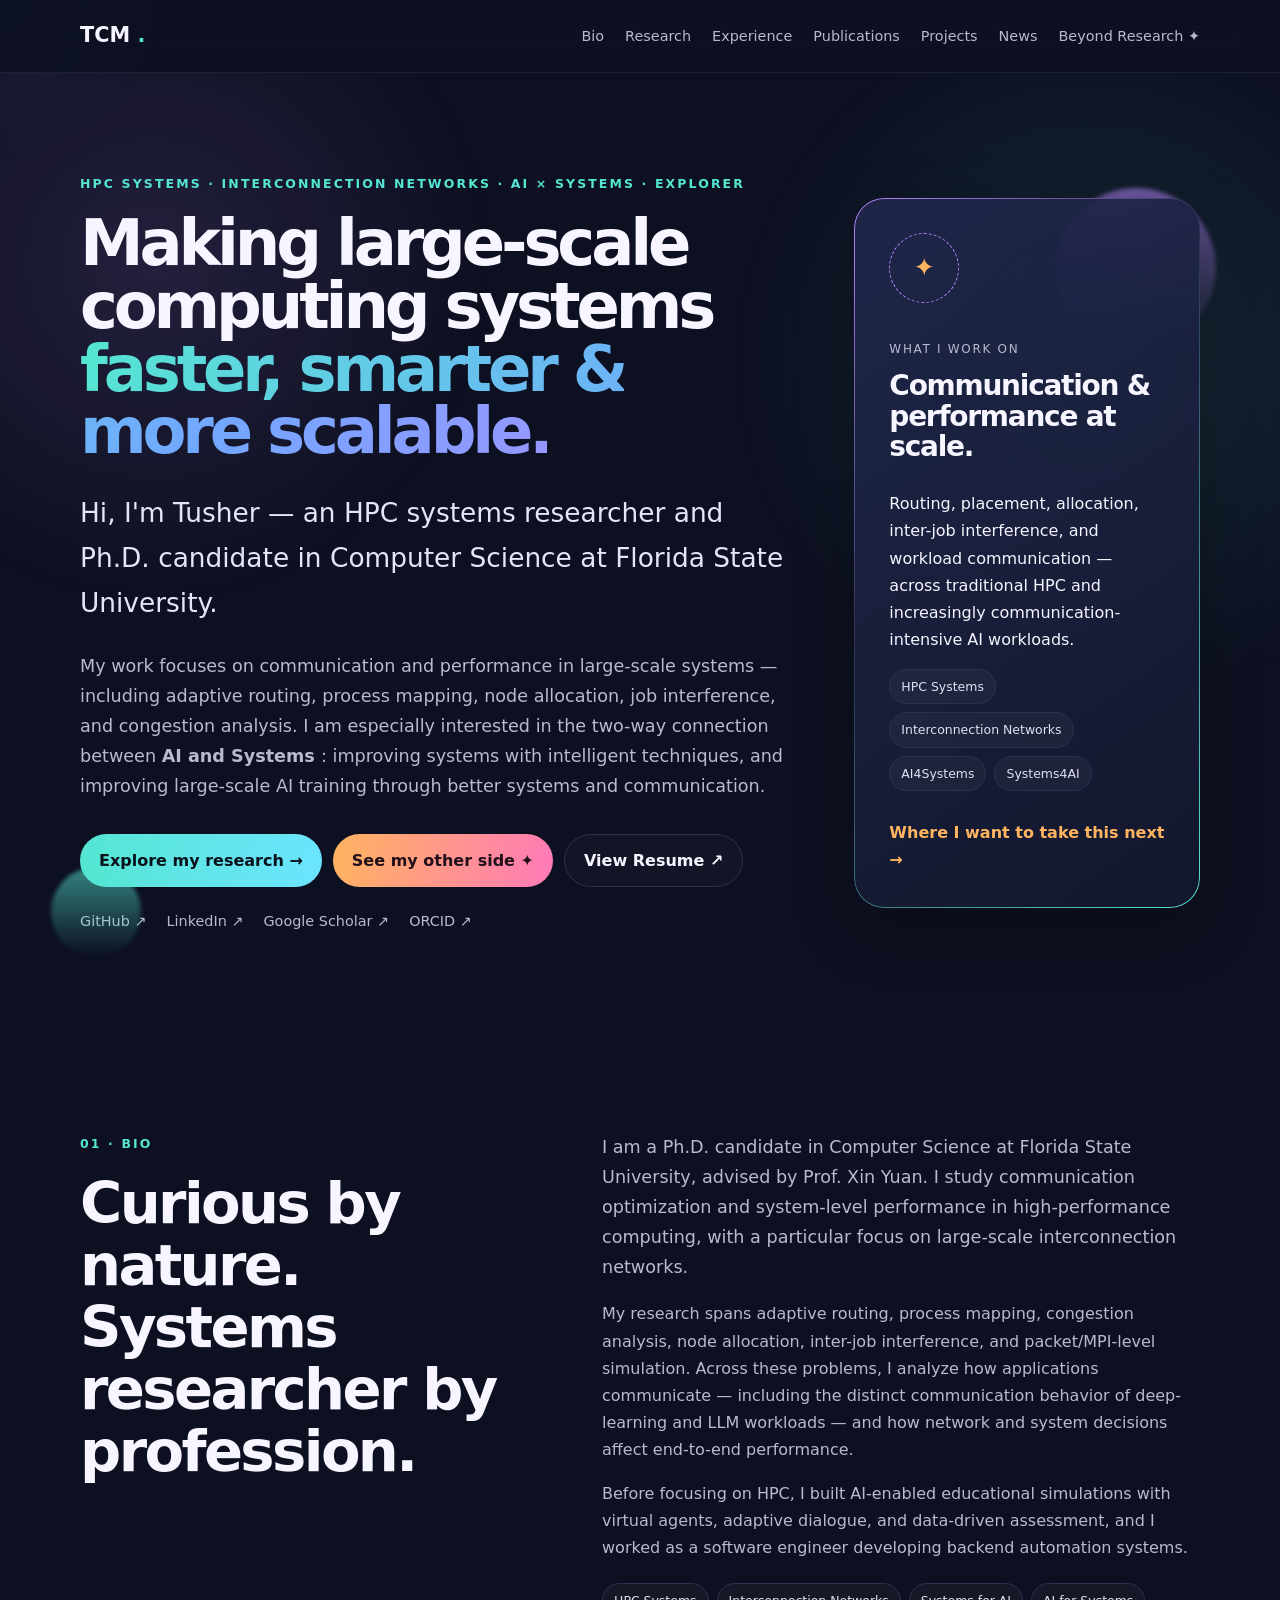
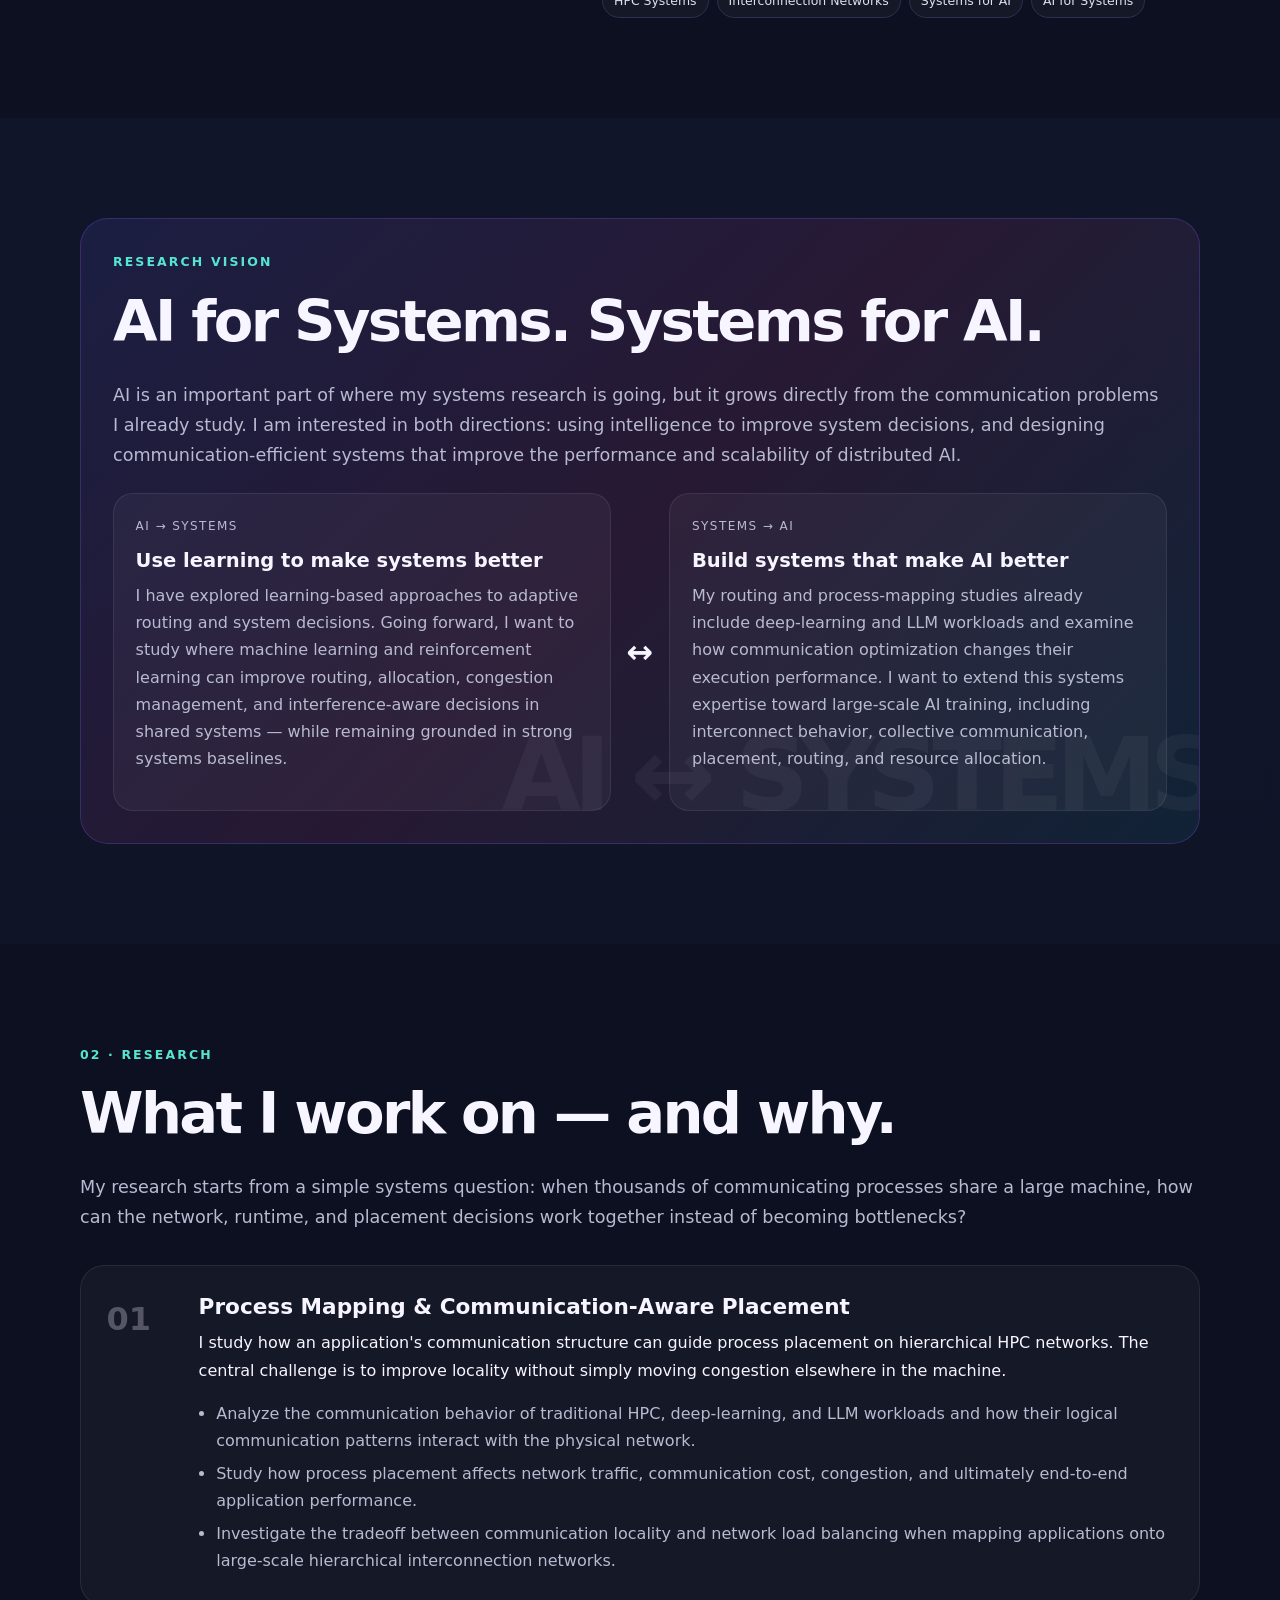
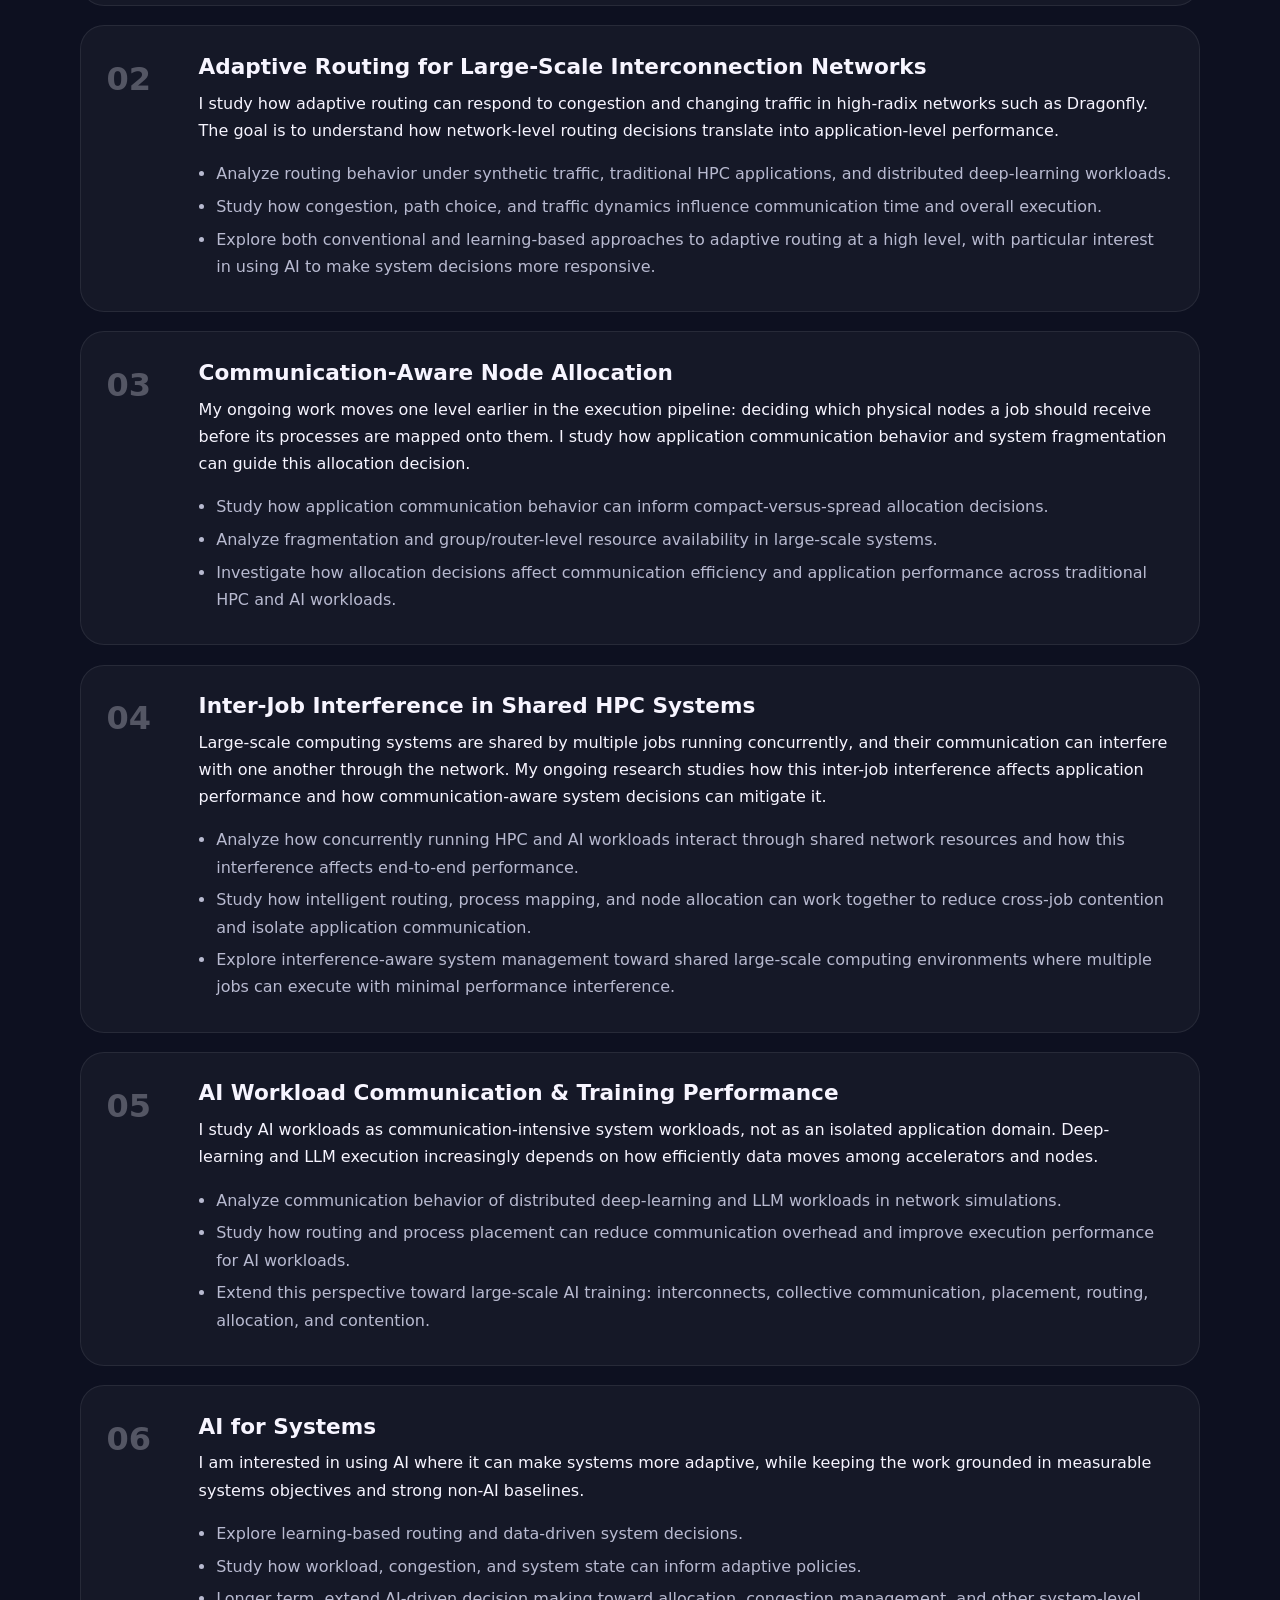
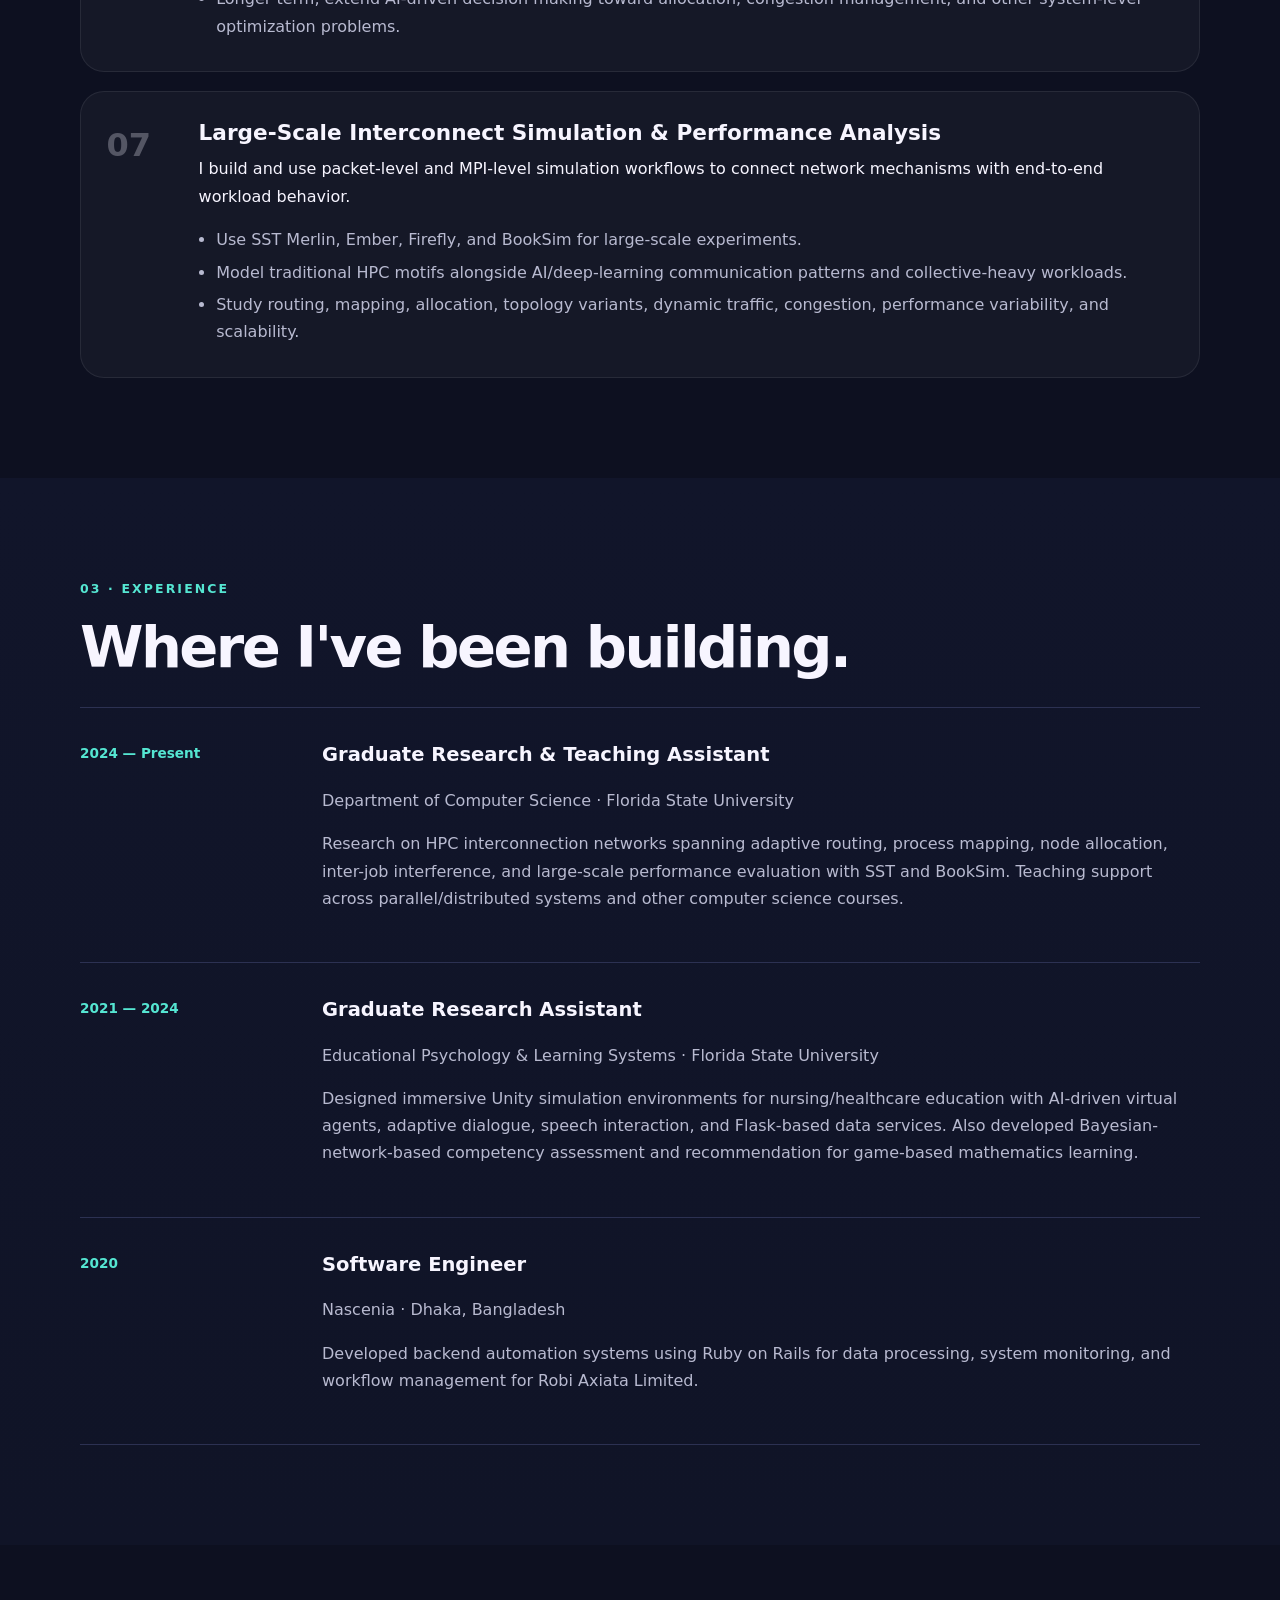
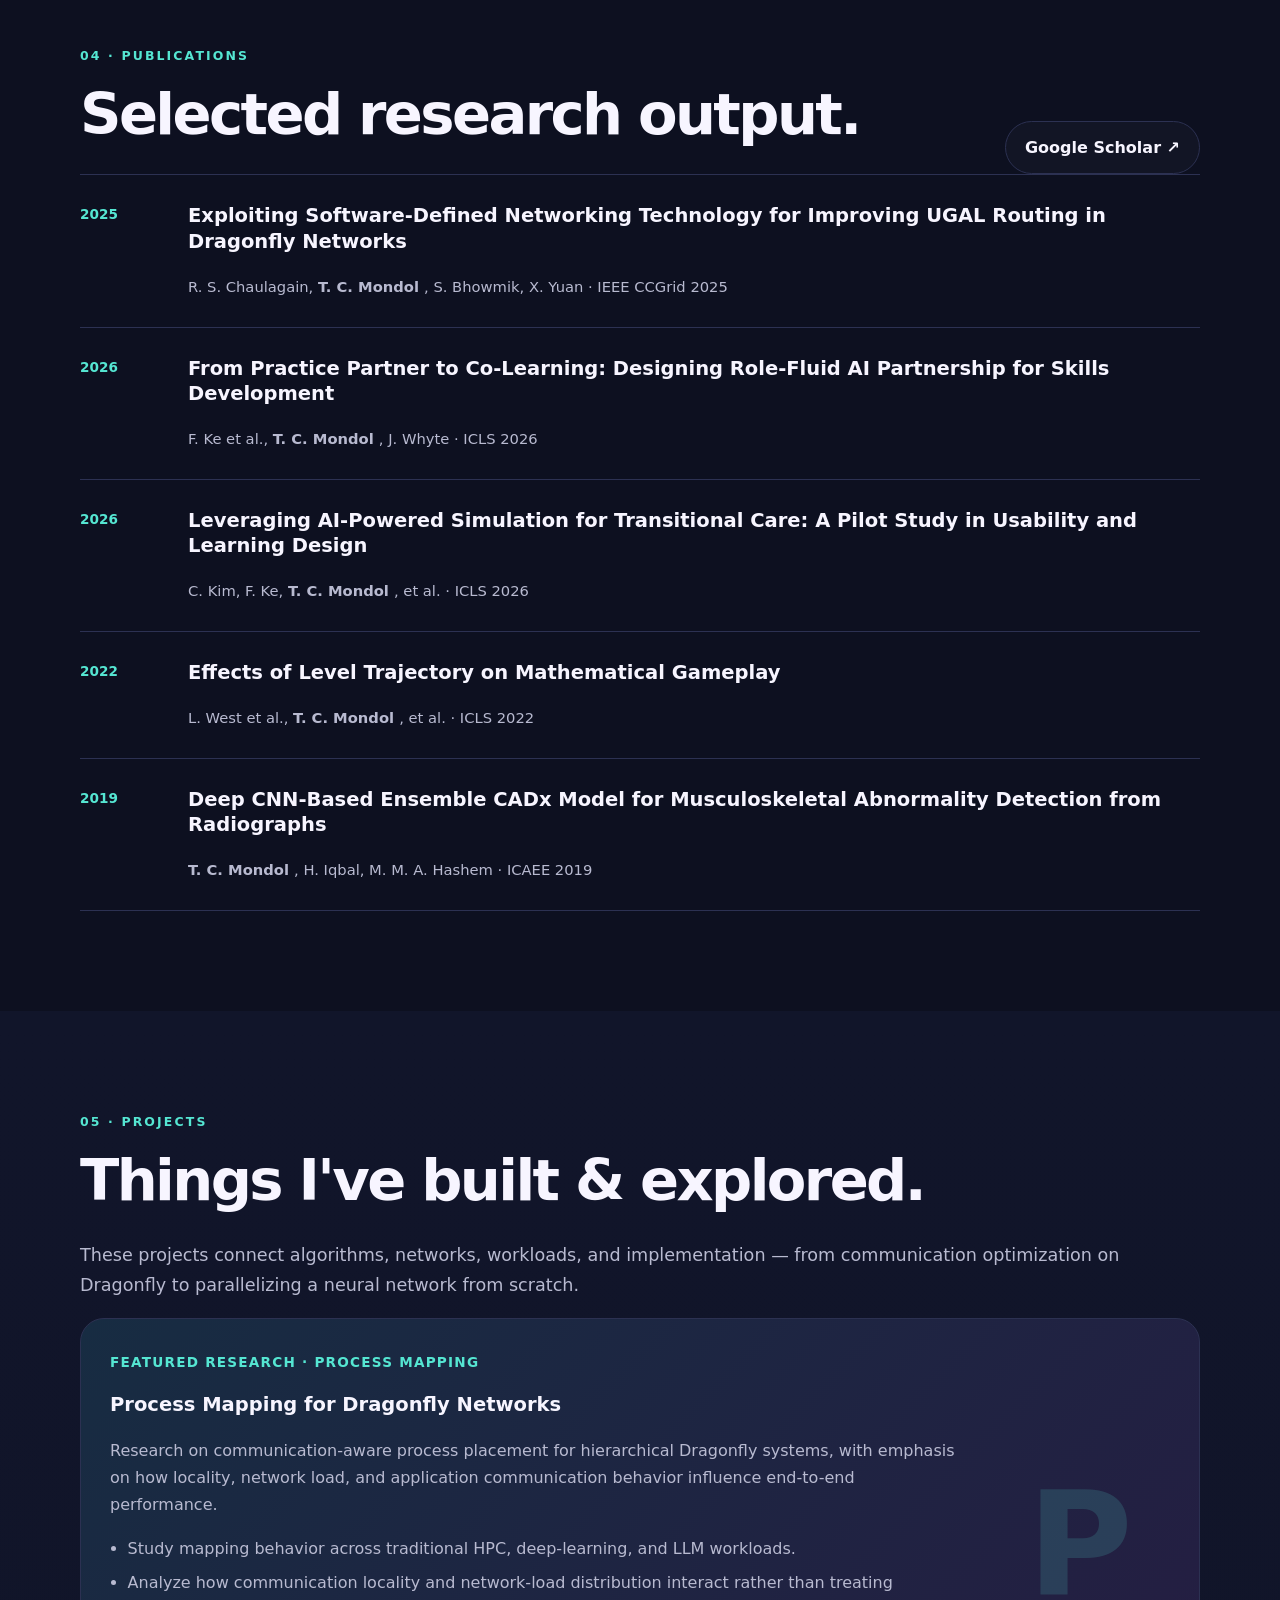
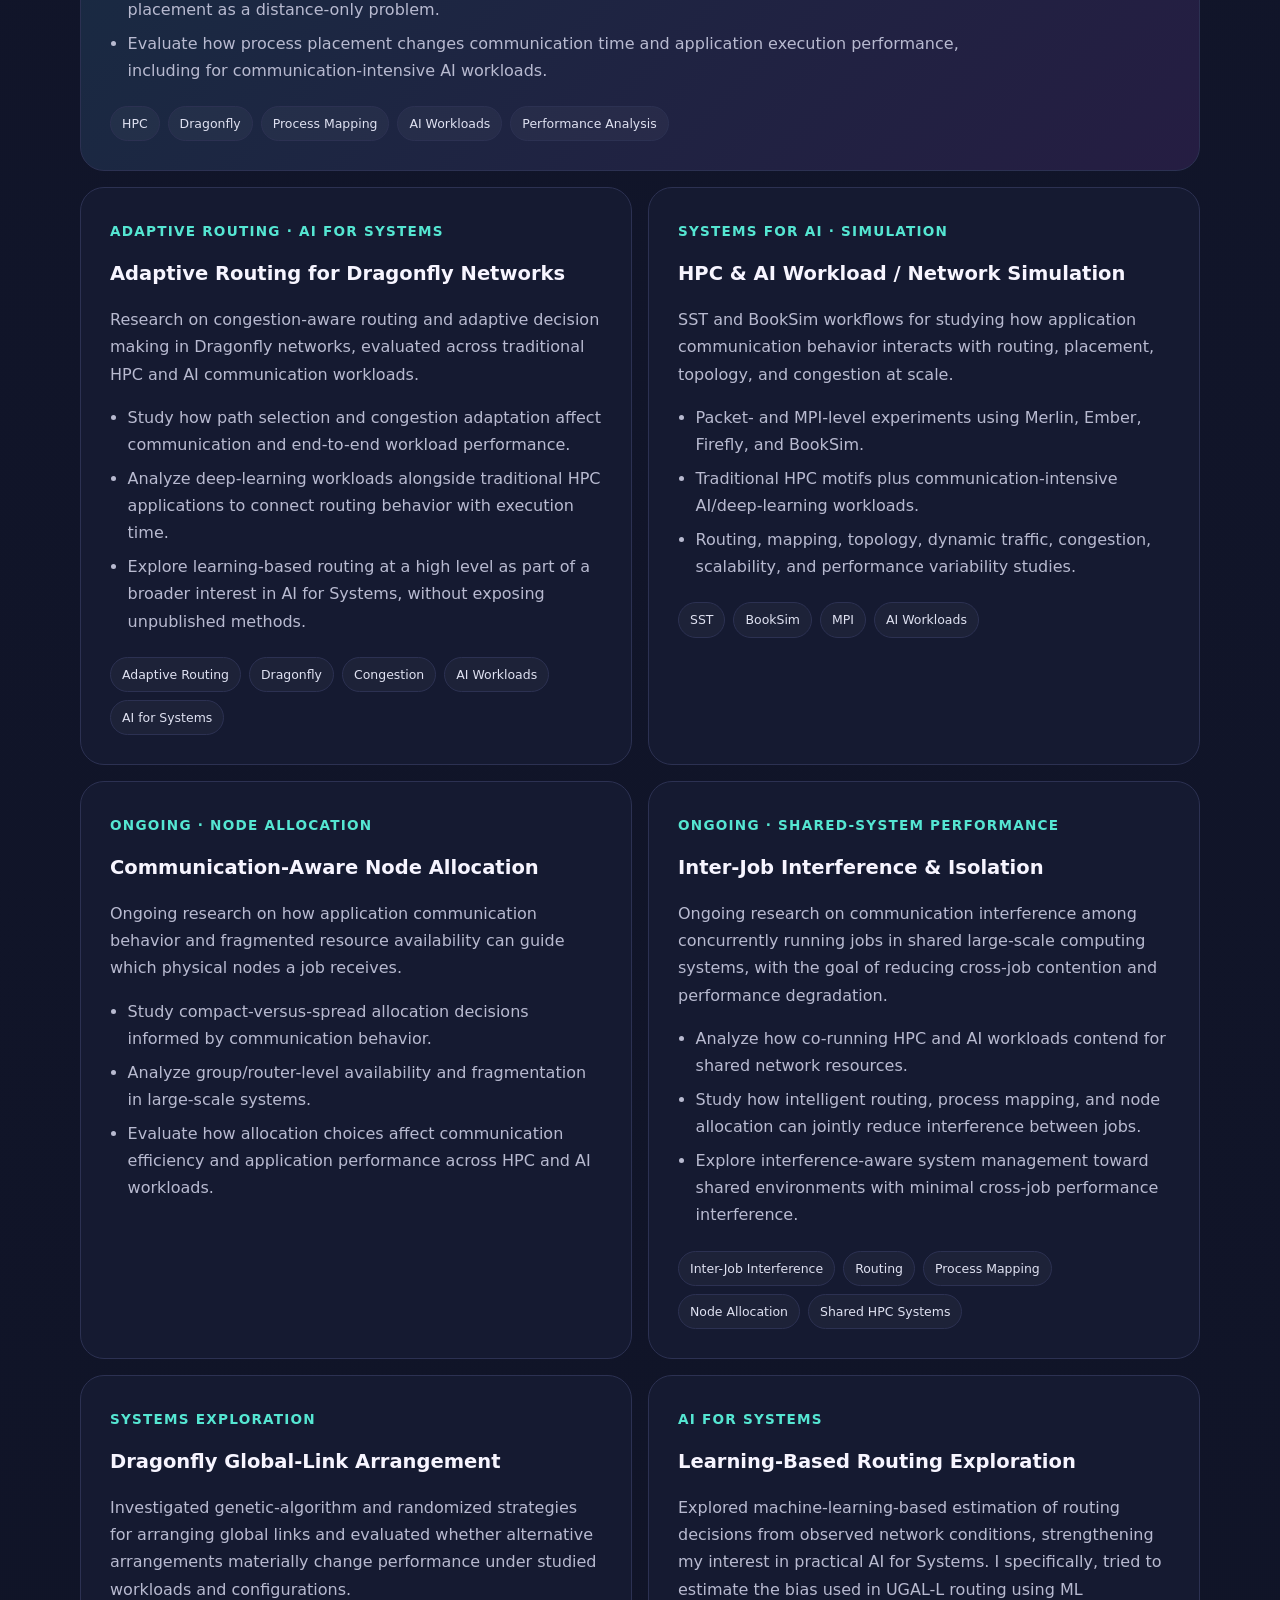
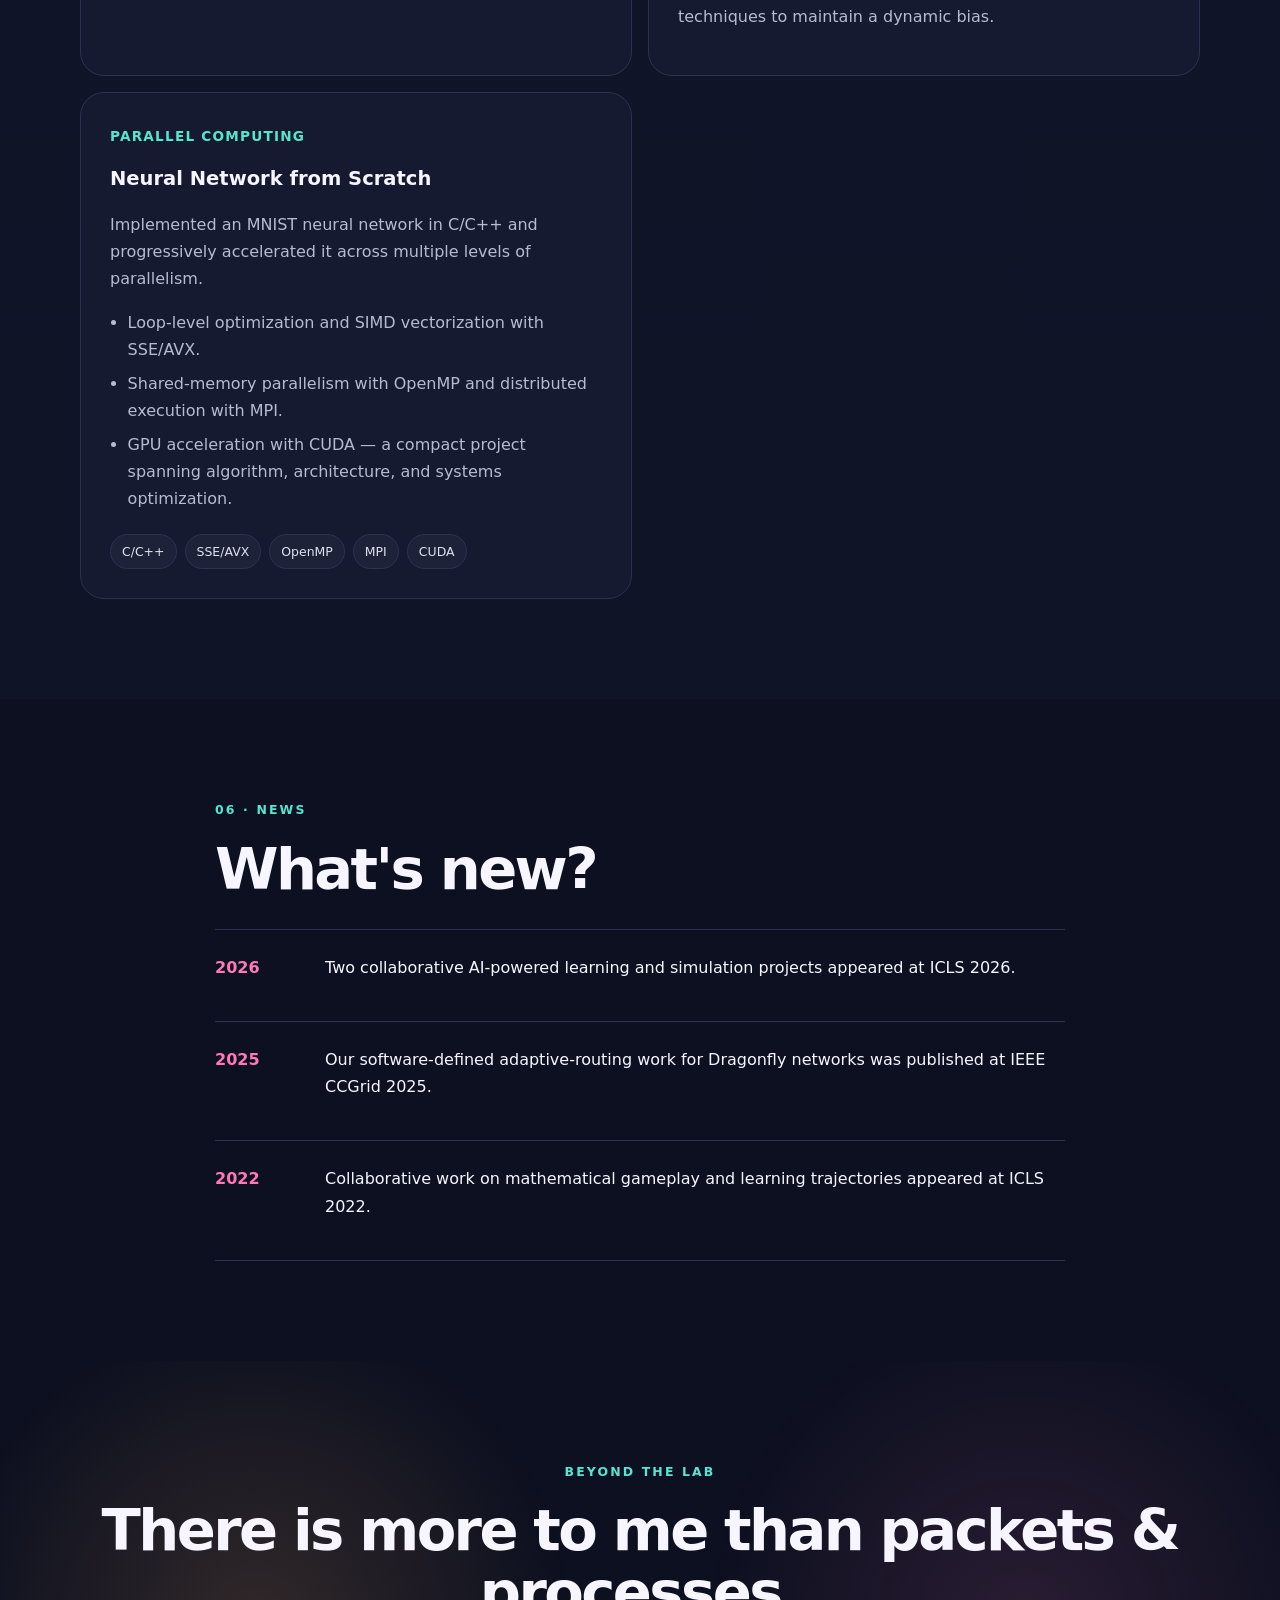
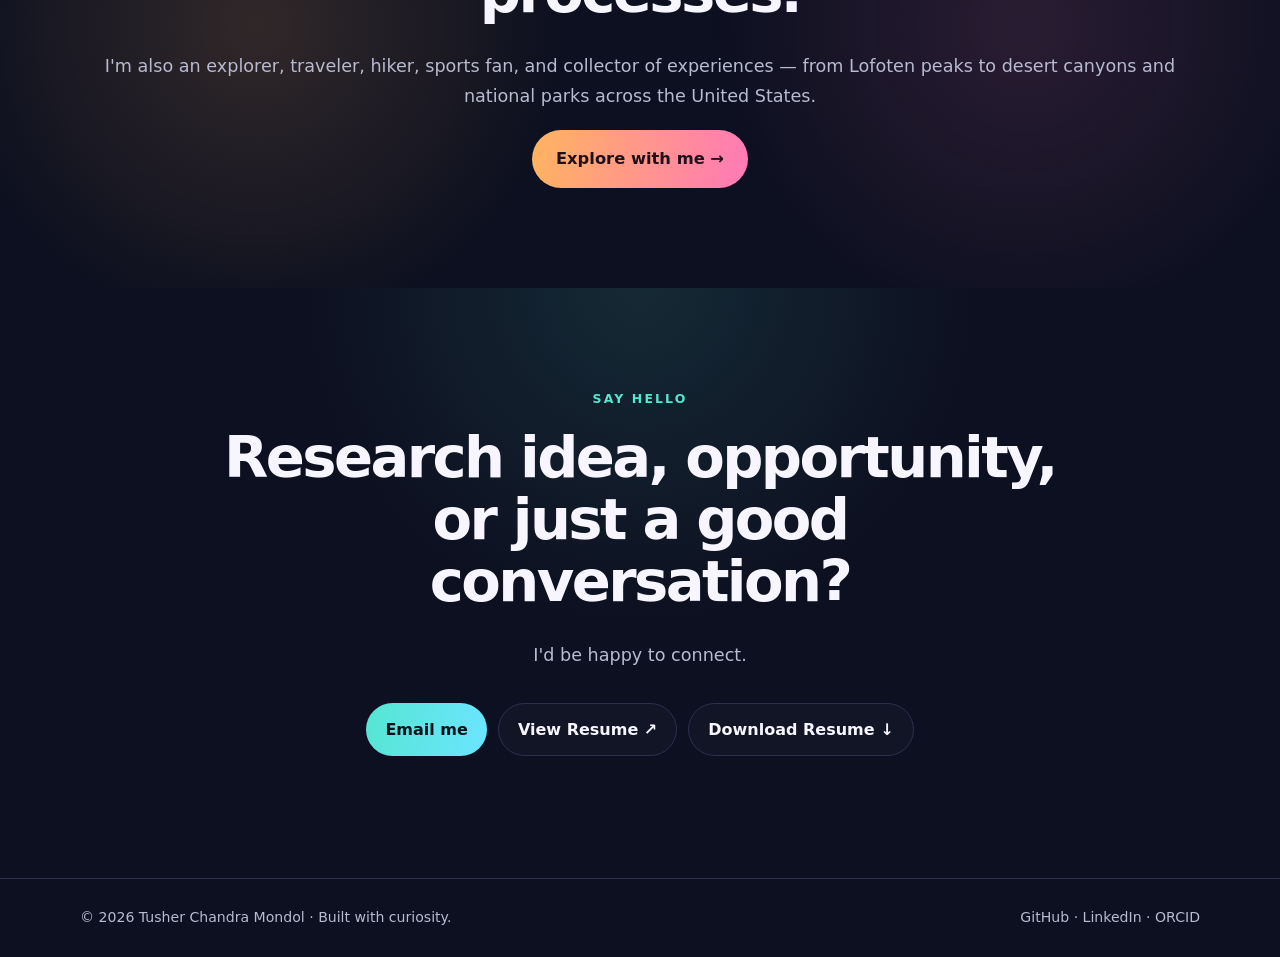
<file: index.html>
<!DOCTYPE html>
<html lang="en">
 <head>
  <meta charset="utf-8"/>
  <meta content="width=device-width,initial-scale=1" name="viewport"/>
  <meta content="Tusher Chandra Mondol &mdash; HPC systems researcher working at the intersection of AI and systems." name="description"/>
  <meta content="#17162b" name="theme-color"/>
  <title>
   Tusher Chandra Mondol | HPC Systems &middot; AI &times; Systems
  </title>
  <link href="assets/favicon.svg" rel="icon" type="image/svg+xml"/>
  <link href="assets/styles.css" rel="stylesheet"/>
  <script defer="" src="assets/script.js">
  </script>
 </head>
 <body>
  <div aria-hidden="true" class="cursor-glow">
  </div>
  <header class="site-header">
   <nav class="nav container">
    <a class="brand" href="#top">
     TCM
     <span>
      .
     </span>
    </a>
    <button aria-label="Open menu" class="nav-toggle">
     ☰
    </button>
    <div class="nav-links">
     <a href="#about">
      Bio
     </a>
     <a href="#research">
      Research
     </a>
     <a href="#experience">
      Experience
     </a>
     <a href="#publications">
      Publications
     </a>
     <a href="#projects">
      Projects
     </a>
     <a href="#news">
      News
     </a>
     <a href="explore.html">
      Beyond Research ✦
     </a>
    </div>
   </nav>
  </header>
  <main id="top">
   <section class="hero section">
    <div class="blob b1">
    </div>
    <div class="blob b2">
    </div>
    <div class="container hero-grid">
     <div class="reveal">
      <p class="eyebrow">
       HPC Systems &middot; Interconnection Networks &middot; AI &times; Systems &middot; Explorer
      </p>
      <h1>
       Making large-scale computing systems
       <span class="gradient-text">
        faster, smarter &amp; more scalable.
       </span>
      </h1>
      <p class="hero-title">
       Hi, I'm Tusher &mdash; an HPC systems researcher and Ph.D. candidate in Computer Science at Florida State University.
      </p>
      <p class="hero-copy">
       My work focuses on communication and performance in large-scale systems &mdash; including adaptive routing, process mapping, node allocation, job interference, and congestion analysis. I am especially interested in the two-way connection between
       <strong>
        AI and Systems
       </strong>
       : improving systems with intelligent techniques, and improving large-scale AI training through better systems and communication.
      </p>
      <div class="hero-actions">
       <a class="button primary" href="#research">
        Explore my research &rarr;
       </a>
       <a class="button warm" href="explore.html">
        See my other side ✦
       </a>
       <a class="button secondary" href="resume.pdf" target="_blank">
        View Resume &nearrow;
       </a>
      </div>
      <div class="social-row">
       <a href="https://github.com/tusher002" target="_blank">
        GitHub &nearrow;
       </a>
       <a href="https://www.linkedin.com/in/tusher-chandra-mondol-2a6179153/" target="_blank">
        LinkedIn &nearrow;
       </a>
       <a href="https://scholar.google.com/citations?user=k2KLazkAAAAJ&amp;hl=en" target="_blank">
        Google Scholar &nearrow;
       </a>
       <a href="https://orcid.org/0009-0006-6138-1830" target="_blank">
        ORCID &nearrow;
       </a>
      </div>
     </div>
     <aside class="hero-card tilt reveal">
      <div class="mini-orbit">
       ✦
      </div>
      <p class="card-label">
       What I work on
      </p>
      <h2>
       Communication &amp; performance at scale.
      </h2>
      <p>
       Routing, placement, allocation, inter-job interference, and workload communication &mdash; across traditional HPC and increasingly communication-intensive AI workloads.
      </p>
      <div class="focus-pills">
       <span>
        HPC Systems
       </span>
       <span>
        Interconnection Networks
       </span>
       <span>
        AI4Systems
       </span>
       <span>
        Systems4AI
       </span>
      </div>
      <a class="tiny-link" href="#ai-systems">
       Where I want to take this next &rarr;
      </a>
     </aside>
    </div>
   </section>
   <section class="section" id="about">
    <div class="container split">
     <div class="reveal">
      <p class="section-kicker">
       01 &middot; Bio
      </p>
      <h2>
       Curious by nature.
       <br/>
       Systems researcher by profession.
      </h2>
     </div>
     <div class="reveal">
      <p class="lead">
       I am a Ph.D. candidate in Computer Science at Florida State University, advised by Prof. Xin Yuan. I study communication optimization and system-level performance in high-performance computing, with a particular focus on large-scale interconnection networks.
      </p>
      <p class="muted">
       My research spans adaptive routing, process mapping, congestion analysis, node allocation, inter-job interference, and packet/MPI-level simulation. Across these problems, I analyze how applications communicate &mdash; including the distinct communication behavior of deep-learning and LLM workloads &mdash; and how network and system decisions affect end-to-end performance.
      </p>
      <p class="muted">
       Before focusing on HPC, I built AI-enabled educational simulations with virtual agents, adaptive dialogue, and data-driven assessment, and I worked as a software engineer developing backend automation systems.
      </p>
      <div class="tag-row">
       <span>
        HPC Systems
       </span>
       <span>
        Interconnection Networks
       </span>
       <span>
        Systems for AI
       </span>
       <span>
        AI for Systems
       </span>
      </div>
     </div>
    </div>
   </section>
   <section class="section tint" id="ai-systems">
    <div class="container">
     <div class="ai-banner reveal">
      <p class="section-kicker">
       Research vision
      </p>
      <h2>
       AI for Systems. Systems for AI.
      </h2>
      <p class="lead">
       AI is an important part of where my systems research is going, but it grows directly from the communication problems I already study. I am interested in both directions: using intelligence to improve system decisions, and designing communication-efficient systems that improve the performance and scalability of distributed AI.
      </p>
      <div class="ai-flow">
       <div class="ai-side">
        <p class="smallcaps">
         AI &rarr; Systems
        </p>
        <h3>
         Use learning to make systems better
        </h3>
        <p class="muted">
         I have explored learning-based approaches to adaptive routing and system decisions. Going forward, I want to study where machine learning and reinforcement learning can improve routing, allocation, congestion management, and interference-aware decisions in shared systems &mdash; while remaining grounded in strong systems baselines.
        </p>
       </div>
       <div class="ai-arrow">
        &harr;
       </div>
       <div class="ai-side">
        <p class="smallcaps">
         Systems &rarr; AI
        </p>
        <h3>
         Build systems that make AI better
        </h3>
        <p class="muted">
         My routing and process-mapping studies already include deep-learning and LLM workloads and examine how communication optimization changes their execution performance. I want to extend this systems expertise toward large-scale AI training, including interconnect behavior, collective communication, placement, routing, and resource allocation.
        </p>
       </div>
      </div>
     </div>
    </div>
   </section>
   <section class="section" id="research">
    <div class="container">
     <p class="section-kicker">
      02 &middot; Research
     </p>
     <h2>
      What I work on &mdash; and why.
     </h2>
     <p class="lead">
      My research starts from a simple systems question: when thousands of communicating processes share a large machine, how can the network, runtime, and placement decisions work together instead of becoming bottlenecks?
     </p>
     <div class="research-stack">
      <article class="research-detail reveal">
       <div class="research-num">
        01
       </div>
       <div>
        <h3>
         Process Mapping &amp; Communication-Aware Placement
        </h3>
        <p>
         I study how an application's communication structure can guide process placement on hierarchical HPC networks. The central challenge is to improve locality without simply moving congestion elsewhere in the machine.
        </p>
        <ul>
         <li>
          Analyze the communication behavior of traditional HPC, deep-learning, and LLM workloads and how their logical
                communication patterns interact with the physical network.
         </li>
         <li>
          Study how process placement affects network traffic,
                communication cost, congestion, and ultimately end-to-end
                application performance.
         </li>
         <li>
          Investigate the tradeoff between communication locality and
                network load balancing when mapping applications onto
                large-scale hierarchical interconnection networks.
         </li>
        </ul>
       </div>
      </article>
      <article class="research-detail reveal">
       <div class="research-num">
        02
       </div>
       <div>
        <h3>
         Adaptive Routing for Large-Scale Interconnection Networks
        </h3>
        <p>
         I study how adaptive routing can respond to congestion and changing traffic in high-radix networks such as Dragonfly. The goal is to understand how network-level routing decisions translate into application-level performance.
        </p>
        <ul>
         <li>
          Analyze routing behavior under synthetic traffic, traditional HPC applications, and distributed deep-learning workloads.
         </li>
         <li>
          Study how congestion, path choice, and traffic dynamics influence communication time and overall execution.
         </li>
         <li>
          Explore both conventional and learning-based approaches to adaptive routing at a high level, with particular interest in using AI to make system decisions more responsive.
         </li>
        </ul>
       </div>
      </article>
      <article class="research-detail reveal">
       <div class="research-num">
        03
       </div>
       <div>
        <h3>
         Communication-Aware Node Allocation
        </h3>
        <p>
         My ongoing work moves one level earlier in the execution pipeline:
        deciding which physical nodes a job should receive before its processes
        are mapped onto them. I study how application communication behavior
        and system fragmentation can guide this allocation decision.
        </p>
        <ul>
         <li>
          Study how application communication behavior can inform
            compact-versus-spread allocation decisions.
         </li>
         <li>
          Analyze fragmentation and group/router-level resource availability
            in large-scale systems.
         </li>
         <li>
          Investigate how allocation decisions affect communication efficiency
            and application performance across traditional HPC and AI workloads.
         </li>
        </ul>
       </div>
      </article>
      <article class="research-detail reveal">
       <div class="research-num">
        04
       </div>
       <div>
        <h3>
         Inter-Job Interference in Shared HPC Systems
        </h3>
        <p>
         Large-scale computing systems are shared by multiple jobs running
            concurrently, and their communication can interfere with one another
            through the network. My ongoing research studies how this inter-job
            interference affects application performance and how communication-aware
            system decisions can mitigate it.
        </p>
        <ul>
         <li>
          Analyze how concurrently running HPC and AI workloads interact
                through shared network resources and how this interference affects
                end-to-end performance.
         </li>
         <li>
          Study how intelligent routing, process mapping, and node allocation
                can work together to reduce cross-job contention and isolate
                application communication.
         </li>
         <li>
          Explore interference-aware system management toward shared
                large-scale computing environments where multiple jobs can execute
                with minimal performance interference.
         </li>
        </ul>
       </div>
      </article>
      <article class="research-detail reveal">
       <div class="research-num">
        05
       </div>
       <div>
        <h3>
         AI Workload Communication &amp; Training Performance
        </h3>
        <p>
         I study AI workloads as communication-intensive system workloads, not as an isolated application domain. Deep-learning and LLM execution increasingly depends on how efficiently data moves among accelerators and nodes.
        </p>
        <ul>
         <li>
          Analyze communication behavior of distributed deep-learning and LLM workloads in network simulations.
         </li>
         <li>
          Study how routing and process placement can reduce communication overhead and improve execution performance for AI workloads.
         </li>
         <li>
          Extend this perspective toward large-scale AI training: interconnects, collective communication, placement, routing, allocation, and contention.
         </li>
        </ul>
       </div>
      </article>
      <article class="research-detail reveal">
       <div class="research-num">
        06
       </div>
       <div>
        <h3>
         AI for Systems
        </h3>
        <p>
         I am interested in using AI where it can make systems more adaptive, while keeping the work grounded in measurable systems objectives and strong non-AI baselines.
        </p>
        <ul>
         <li>
          Explore learning-based routing and data-driven system decisions.
         </li>
         <li>
          Study how workload, congestion, and system state can inform adaptive policies.
         </li>
         <li>
          Longer term, extend AI-driven decision making toward allocation, congestion management, and other system-level optimization problems.
         </li>
        </ul>
       </div>
      </article>
      <article class="research-detail reveal">
       <div class="research-num">
        07
       </div>
       <div>
        <h3>
         Large-Scale Interconnect Simulation &amp; Performance Analysis
        </h3>
        <p>
         I build and use packet-level and MPI-level simulation workflows to connect network mechanisms with end-to-end workload behavior.
        </p>
        <ul>
         <li>
          Use SST Merlin, Ember, Firefly, and BookSim for large-scale experiments.
         </li>
         <li>
          Model traditional HPC motifs alongside AI/deep-learning communication patterns and collective-heavy workloads.
         </li>
         <li>
          Study routing, mapping, allocation, topology variants, dynamic traffic, congestion, performance variability, and scalability.
         </li>
        </ul>
       </div>
      </article>
     </div>
    </div>
   </section>
   <section class="section tint" id="experience">
    <div class="container">
     <p class="section-kicker">
      03 &middot; Experience
     </p>
     <h2>
      Where I've been building.
     </h2>
     <div class="timeline">
      <article class="timeline-item reveal">
       <div class="time">
        2024 &mdash; Present
       </div>
       <div>
        <h3>
         Graduate Research &amp; Teaching Assistant
        </h3>
        <p class="muted">
         Department of Computer Science &middot; Florida State University
        </p>
        <p>
         Research on HPC interconnection networks spanning adaptive routing, process mapping, node allocation, inter-job interference, and large-scale performance evaluation with SST and BookSim. Teaching support across parallel/distributed systems and other computer science courses.
        </p>
       </div>
      </article>
      <article class="timeline-item reveal">
       <div class="time">
        2021 &mdash; 2024
       </div>
       <div>
        <h3>
         Graduate Research Assistant
        </h3>
        <p class="muted">
         Educational Psychology &amp; Learning Systems &middot; Florida State University
        </p>
        <p>
         Designed immersive Unity simulation environments for nursing/healthcare education with AI-driven virtual agents, adaptive dialogue, speech interaction, and Flask-based data services. Also developed Bayesian-network-based competency assessment and recommendation for game-based mathematics learning.
        </p>
       </div>
      </article>
      <article class="timeline-item reveal">
       <div class="time">
        2020
       </div>
       <div>
        <h3>
         Software Engineer
        </h3>
        <p class="muted">
         Nascenia &middot; Dhaka, Bangladesh
        </p>
        <p>
         Developed backend automation systems using Ruby on Rails for data processing, system monitoring, and workflow management for Robi Axiata Limited.
        </p>
       </div>
      </article>
     </div>
    </div>
   </section>
   <section class="section" id="publications">
    <div class="container">
     <div class="section-heading-row">
      <div>
       <p class="section-kicker">
        04 &middot; Publications
       </p>
       <h2>
        Selected research output.
       </h2>
      </div>
      <a class="button secondary" href="https://scholar.google.com/citations?user=k2KLazkAAAAJ&amp;hl=en" target="_blank">
       Google Scholar &nearrow;
      </a>
     </div>
     <div class="pub-list">
      <!-- Unpublished research outputs intentionally hidden until public. Add them here after publication. -->
      <article class="pub reveal">
       <span class="pub-year">
        2025
       </span>
       <div>
        <h3>
         Exploiting Software-Defined Networking Technology for Improving UGAL Routing in Dragonfly Networks
        </h3>
        <p>
         R. S. Chaulagain,
         <strong>
          T. C. Mondol
         </strong>
         , S. Bhowmik, X. Yuan &middot; IEEE CCGrid 2025
        </p>
       </div>
      </article>
      <article class="pub reveal">
       <span class="pub-year">
        2026
       </span>
       <div>
        <h3>
         From Practice Partner to Co-Learning: Designing Role-Fluid AI Partnership for Skills Development
        </h3>
        <p>
         F. Ke et al.,
         <strong>
          T. C. Mondol
         </strong>
         , J. Whyte &middot; ICLS 2026
        </p>
       </div>
      </article>
      <article class="pub reveal">
       <span class="pub-year">
        2026
       </span>
       <div>
        <h3>
         Leveraging AI-Powered Simulation for Transitional Care: A Pilot Study in Usability and Learning Design
        </h3>
        <p>
         C. Kim, F. Ke,
         <strong>
          T. C. Mondol
         </strong>
         , et al. &middot; ICLS 2026
        </p>
       </div>
      </article>
      <article class="pub reveal">
       <span class="pub-year">
        2022
       </span>
       <div>
        <h3>
         Effects of Level Trajectory on Mathematical Gameplay
        </h3>
        <p>
         L. West et al.,
         <strong>
          T. C. Mondol
         </strong>
         , et al. &middot; ICLS 2022
        </p>
       </div>
      </article>
      <article class="pub reveal">
       <span class="pub-year">
        2019
       </span>
       <div>
        <h3>
         Deep CNN-Based Ensemble CADx Model for Musculoskeletal Abnormality Detection from Radiographs
        </h3>
        <p>
         <strong>
          T. C. Mondol
         </strong>
         , H. Iqbal, M. M. A. Hashem &middot; ICAEE 2019
        </p>
       </div>
      </article>
     </div>
    </div>
   </section>
   <section class="section tint" id="projects">
    <div class="container">
     <p class="section-kicker">
      05 &middot; Projects
     </p>
     <h2>
      Things I've built &amp; explored.
     </h2>
     <p class="lead">
      These projects connect algorithms, networks, workloads, and implementation &mdash; from communication optimization on Dragonfly to parallelizing a neural network from scratch.
     </p>
     <div class="project-grid">
      <article class="project featured reveal">
       <div class="project-copy">
        <span class="status">
         Featured research &middot; Process mapping
        </span>
        <h3>
         Process Mapping for Dragonfly Networks
        </h3>
        <p>
         Research on communication-aware process placement for hierarchical Dragonfly systems, with emphasis on how locality, network load, and application communication behavior influence end-to-end performance.
        </p>
        <ul class="project-points">
         <li>
          Study mapping behavior across traditional HPC, deep-learning, and LLM workloads.
         </li>
         <li>
          Analyze how communication locality and network-load distribution interact rather than treating placement as a distance-only problem.
         </li>
         <li>
          Evaluate how process placement changes communication time and application execution performance, including for communication-intensive AI workloads.
         </li>
        </ul>
        <div class="tag-row">
         <span>
          HPC
         </span>
         <span>
          Dragonfly
         </span>
         <span>
          Process Mapping
         </span>
         <span>
          AI Workloads
         </span>
         <span>
          Performance Analysis
         </span>
        </div>
       </div>
       <div class="project-mark">
        P
       </div>
      </article>
      <article class="project reveal">
       <span class="status">
        Adaptive routing &middot; AI for Systems
       </span>
       <h3>
        Adaptive Routing for Dragonfly Networks
       </h3>
       <p>
        Research on congestion-aware routing and adaptive decision making in Dragonfly networks, evaluated across traditional HPC and AI communication workloads.
       </p>
       <ul class="project-points">
        <li>
         Study how path selection and congestion adaptation affect communication and end-to-end workload performance.
        </li>
        <li>
         Analyze deep-learning workloads alongside traditional HPC applications to connect routing behavior with execution time.
        </li>
        <li>
         Explore learning-based routing at a high level as part of a broader interest in AI for Systems, without exposing unpublished methods.
        </li>
       </ul>
       <div class="tag-row">
        <span>
         Adaptive Routing
        </span>
        <span>
         Dragonfly
        </span>
        <span>
         Congestion
        </span>
        <span>
         AI Workloads
        </span>
        <span>
         AI for Systems
        </span>
       </div>
      </article>
      <article class="project reveal">
       <span class="status">
        Systems for AI &middot; Simulation
       </span>
       <h3>
        HPC &amp; AI Workload / Network Simulation
       </h3>
       <p>
        SST and BookSim workflows for studying how application communication behavior interacts with routing, placement, topology, and congestion at scale.
       </p>
       <ul class="project-points">
        <li>
         Packet- and MPI-level experiments using Merlin, Ember, Firefly, and BookSim.
        </li>
        <li>
         Traditional HPC motifs plus communication-intensive AI/deep-learning workloads.
        </li>
        <li>
         Routing, mapping, topology, dynamic traffic, congestion, scalability, and performance variability studies.
        </li>
       </ul>
       <div class="tag-row">
        <span>
         SST
        </span>
        <span>
         BookSim
        </span>
        <span>
         MPI
        </span>
        <span>
         AI Workloads
        </span>
       </div>
      </article>
      <article class="project reveal">
       <span class="status">
        Ongoing &middot; Node allocation
       </span>
       <h3>
        Communication-Aware Node Allocation
       </h3>
       <p>
        Ongoing research on how application communication behavior and fragmented
    resource availability can guide which physical nodes a job receives.
       </p>
       <ul class="project-points">
        <li>
         Study compact-versus-spread allocation decisions informed by
        communication behavior.
        </li>
        <li>
         Analyze group/router-level availability and fragmentation in
        large-scale systems.
        </li>
        <li>
         Evaluate how allocation choices affect communication efficiency and
        application performance across HPC and AI workloads.
        </li>
       </ul>
      </article>
      <article class="project reveal">
       <span class="status">
        Ongoing &middot; Shared-system performance
       </span>
       <h3>
        Inter-Job Interference &amp; Isolation
       </h3>
       <p>
        Ongoing research on communication interference among concurrently
        running jobs in shared large-scale computing systems, with the goal of
        reducing cross-job contention and performance degradation.
       </p>
       <ul class="project-points">
        <li>
         Analyze how co-running HPC and AI workloads contend for shared
            network resources.
        </li>
        <li>
         Study how intelligent routing, process mapping, and node allocation
            can jointly reduce interference between jobs.
        </li>
        <li>
         Explore interference-aware system management toward shared
            environments with minimal cross-job performance interference.
        </li>
       </ul>
       <div class="tag-row">
        <span>
         Inter-Job Interference
        </span>
        <span>
         Routing
        </span>
        <span>
         Process Mapping
        </span>
        <span>
         Node Allocation
        </span>
        <span>
         Shared HPC Systems
        </span>
       </div>
      </article>
      <article class="project reveal">
       <span class="status">
        Systems exploration
       </span>
       <h3>
        Dragonfly Global-Link Arrangement
       </h3>
       <p>
        Investigated genetic-algorithm and randomized strategies for arranging global links and evaluated whether alternative arrangements materially change performance under studied workloads and configurations.
       </p>
      </article>
      <article class="project reveal">
       <span class="status">
        AI for Systems
       </span>
       <h3>
        Learning-Based Routing Exploration
       </h3>
       <p>
        Explored machine-learning-based estimation of routing decisions from observed network conditions, strengthening my interest in practical AI for Systems.
        I specifically, tried to estimate the bias used in UGAL-L routing using ML techniques to maintain a dynamic bias.
       </p>
      </article>
      <article class="project reveal">
       <span class="status">
        Parallel computing
       </span>
       <h3>
        Neural Network from Scratch
       </h3>
       <p>
        Implemented an MNIST neural network in C/C++ and progressively accelerated it across multiple levels of parallelism.
       </p>
       <ul class="project-points">
        <li>
         Loop-level optimization and SIMD vectorization with SSE/AVX.
        </li>
        <li>
         Shared-memory parallelism with OpenMP and distributed execution with MPI.
        </li>
        <li>
         GPU acceleration with CUDA &mdash; a compact project spanning algorithm, architecture, and systems optimization.
        </li>
       </ul>
       <div class="tag-row">
        <span>
         C/C++
        </span>
        <span>
         SSE/AVX
        </span>
        <span>
         OpenMP
        </span>
        <span>
         MPI
        </span>
        <span>
         CUDA
        </span>
       </div>
      </article>
     </div>
    </div>
   </section>
   <section class="section" id="news">
    <div class="container narrow">
     <p class="section-kicker">
      06 &middot; News
     </p>
     <h2>
      What's new?
     </h2>
     <div class="news-list">
      <article class="reveal">
       <time>
        2026
       </time>
       <p>
        Two collaborative AI-powered learning and simulation projects appeared at ICLS 2026.
       </p>
      </article>
      <article class="reveal">
       <time>
        2025
       </time>
       <p>
        Our software-defined adaptive-routing work for Dragonfly networks was published at IEEE CCGrid 2025.
       </p>
      </article>
      <article class="reveal">
       <time>
        2022
       </time>
       <p>
        Collaborative work on mathematical gameplay and learning trajectories appeared at ICLS 2022.
       </p>
      </article>
     </div>
    </div>
   </section>
   <section class="section playground">
    <div class="container center reveal">
     <p class="section-kicker">
      Beyond the lab
     </p>
     <h2>
      There is more to me than packets &amp; processes.
     </h2>
     <p class="lead">
      I'm also an explorer, traveler, hiker, sports fan, and collector of experiences &mdash; from Lofoten peaks to desert canyons and national parks across the United States.
     </p>
     <a class="button warm big" href="explore.html">
      Explore with me &rarr;
     </a>
    </div>
   </section>
   <section class="section contact-section">
    <div class="container narrow center reveal">
     <p class="section-kicker">
      Say hello
     </p>
     <h2>
      Research idea, opportunity, or just a good conversation?
     </h2>
     <p class="lead">
      I'd be happy to connect.
     </p>
     <div class="hero-actions center-actions">
      <a class="button primary" href="mailto:tm20du@fsu.edu">
       Email me
      </a>
      <a class="button secondary" href="resume.pdf" target="_blank">
       View Resume &nearrow;
      </a>
      <a class="button secondary" download="" href="resume.pdf">
       Download Resume &darr;
      </a>
     </div>
    </div>
   </section>
  </main>
  <footer class="footer">
   <div class="container footer-row">
    <p>
     &copy;
     <span id="year">
     </span>
     Tusher Chandra Mondol &middot; Built with curiosity.
    </p>
    <div>
     <a href="https://github.com/tusher002" target="_blank">
      GitHub
     </a>
     &middot;
     <a href="https://www.linkedin.com/in/tusher-chandra-mondol-2a6179153/" target="_blank">
      LinkedIn
     </a>
     &middot;
     <a href="https://orcid.org/0009-0006-6138-1830" target="_blank">
      ORCID
     </a>
    </div>
   </div>
  </footer>
 </body>
</html>
</file>
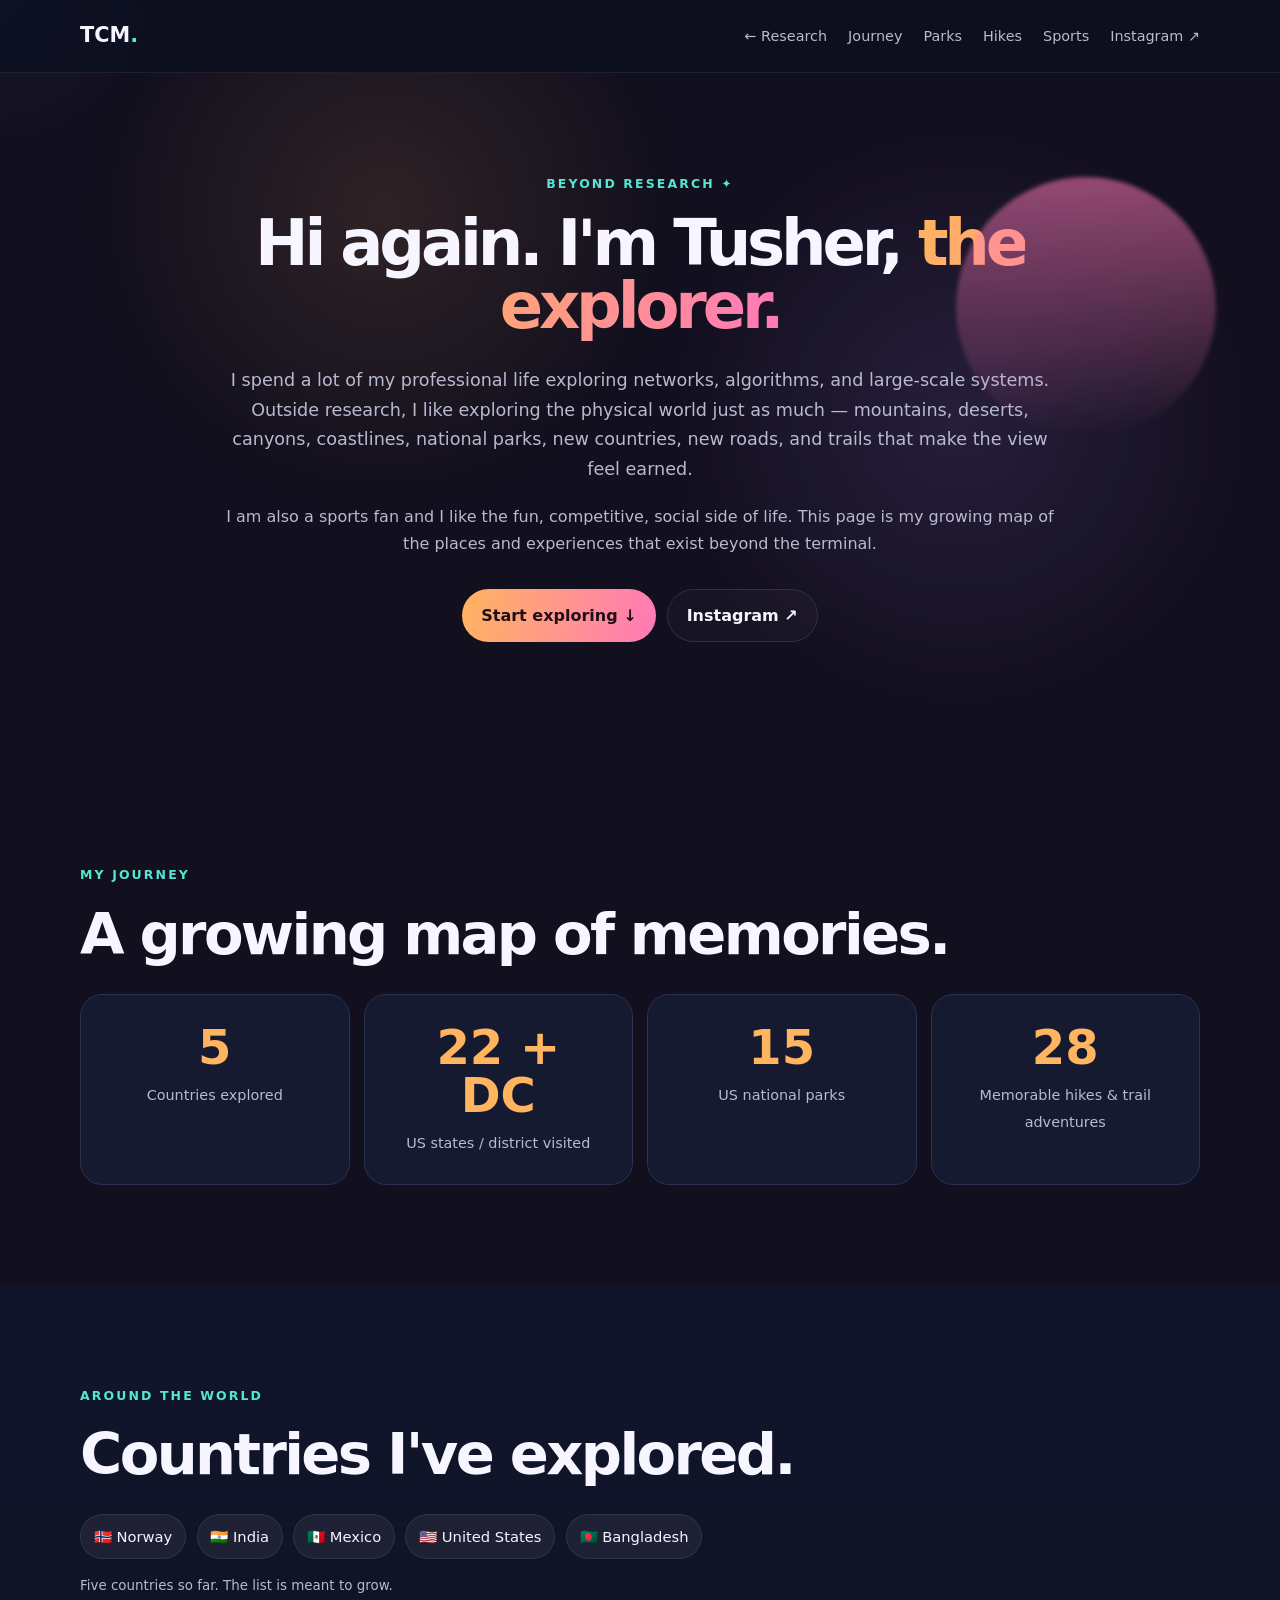
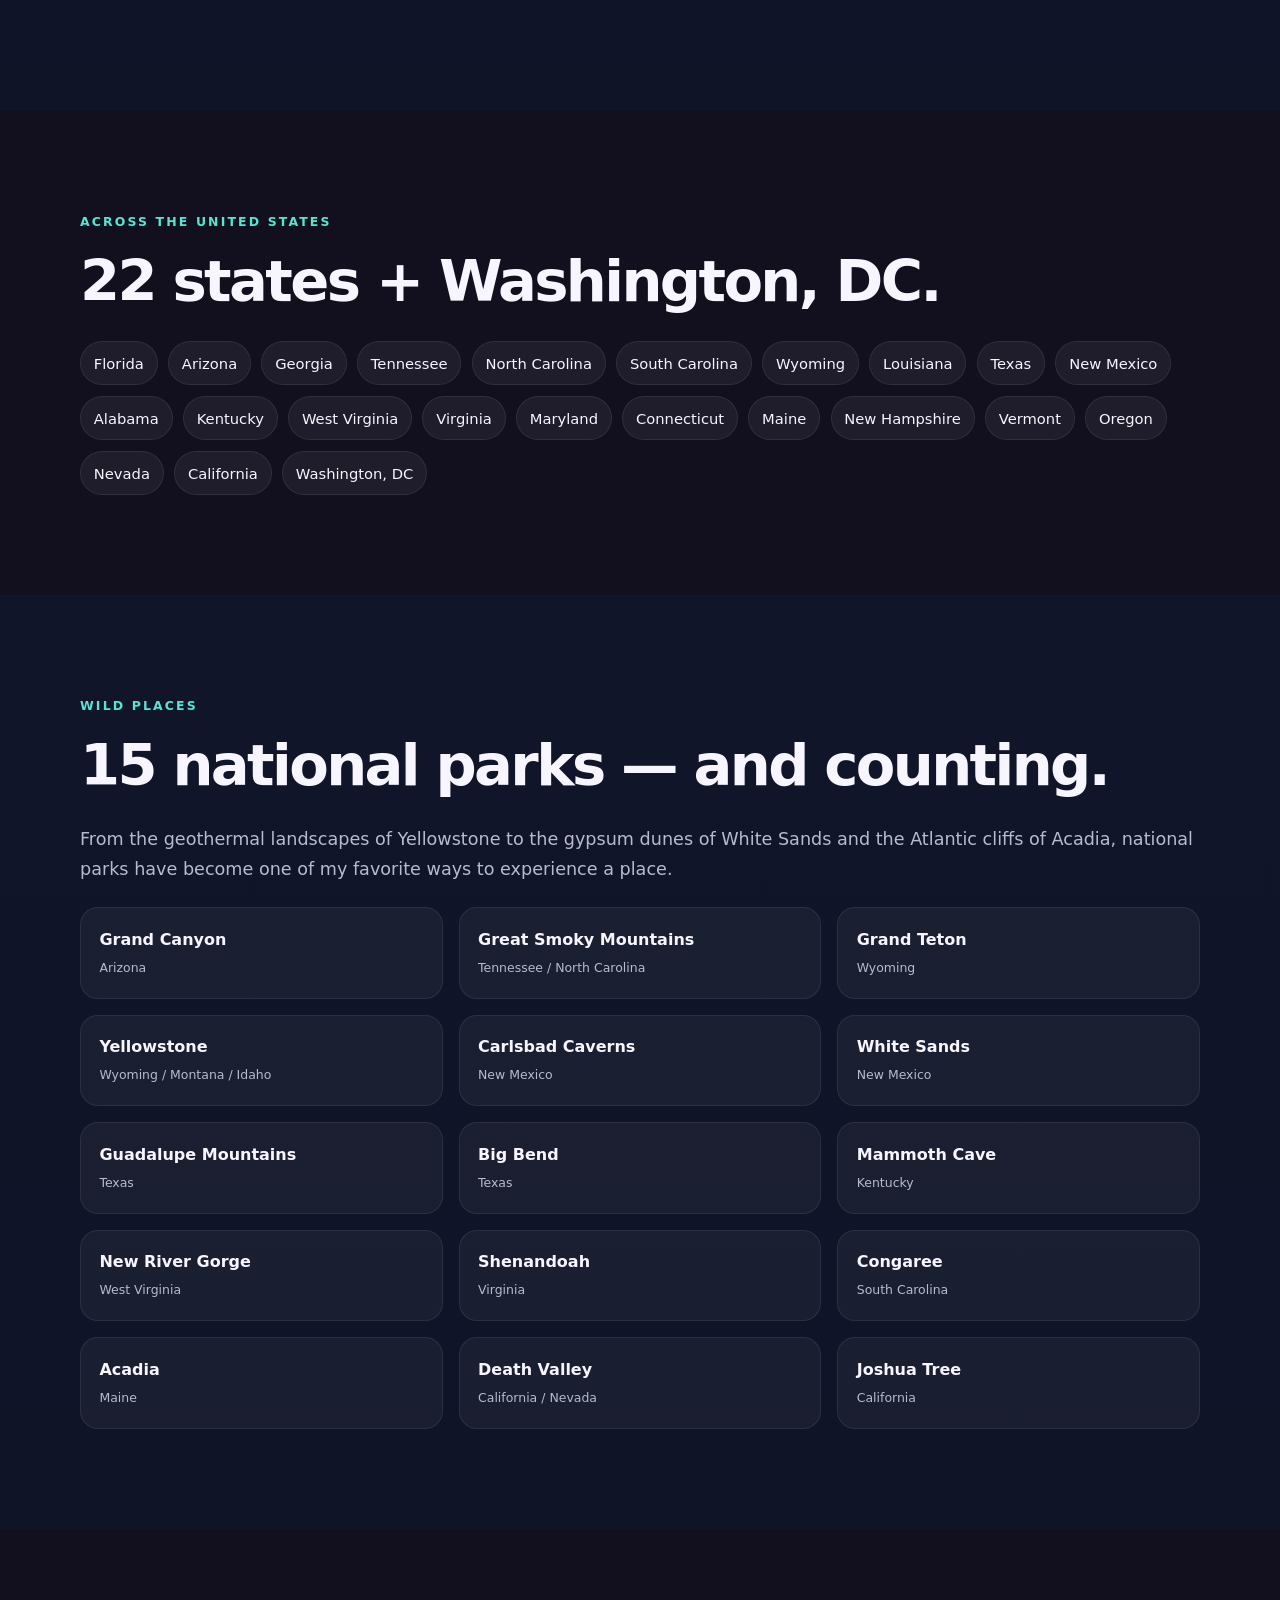
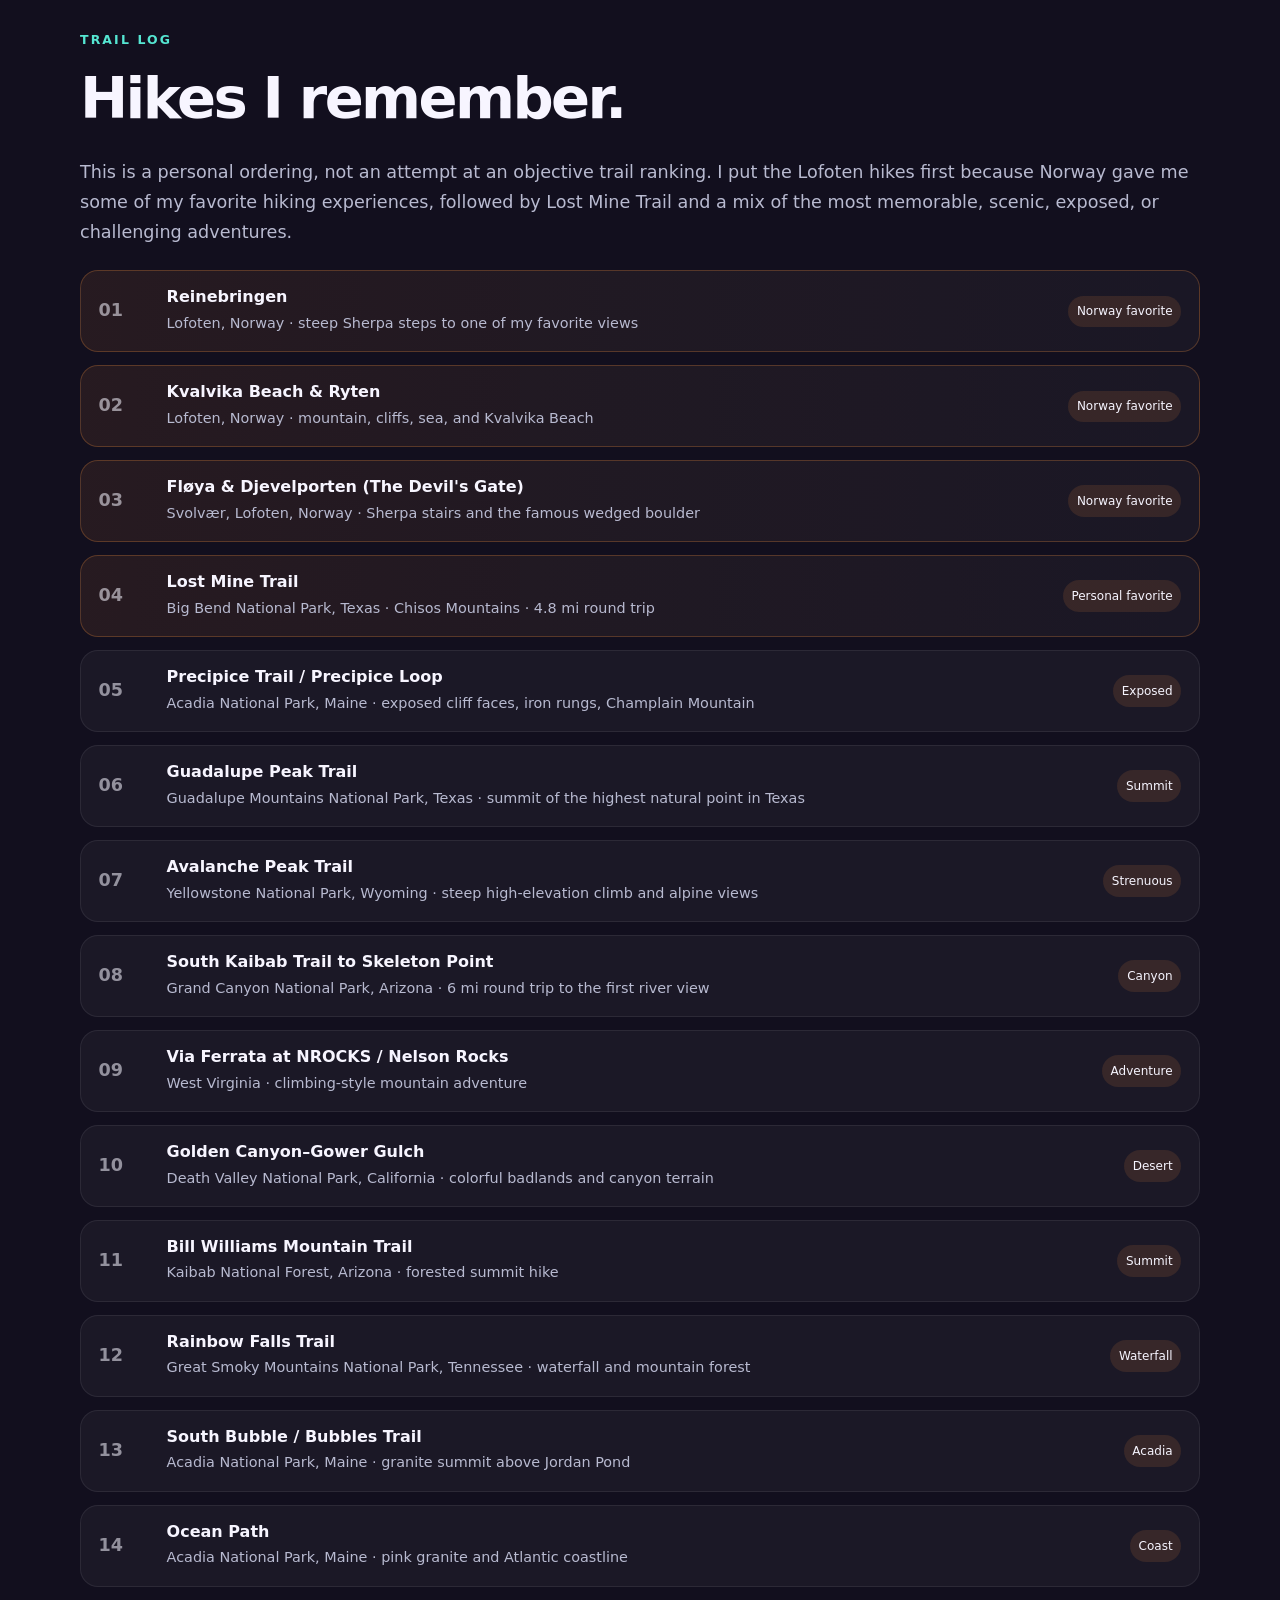
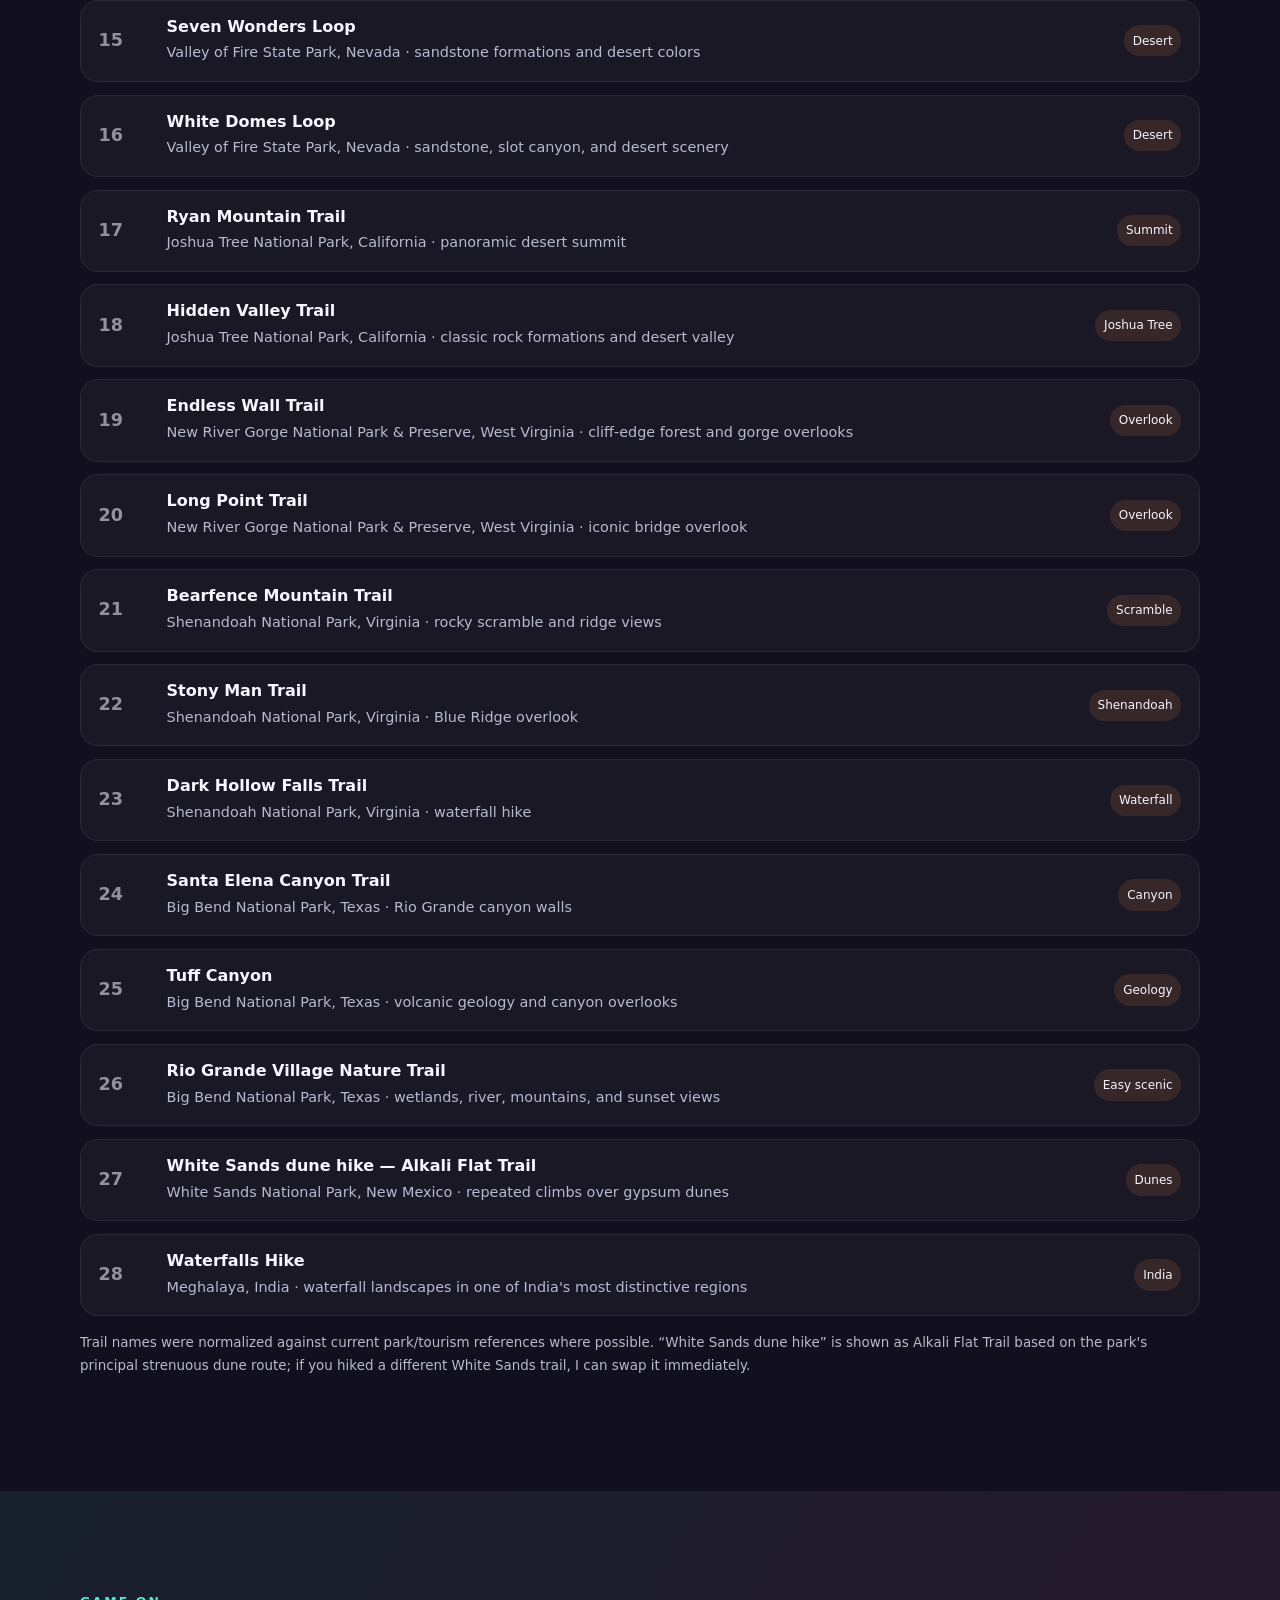
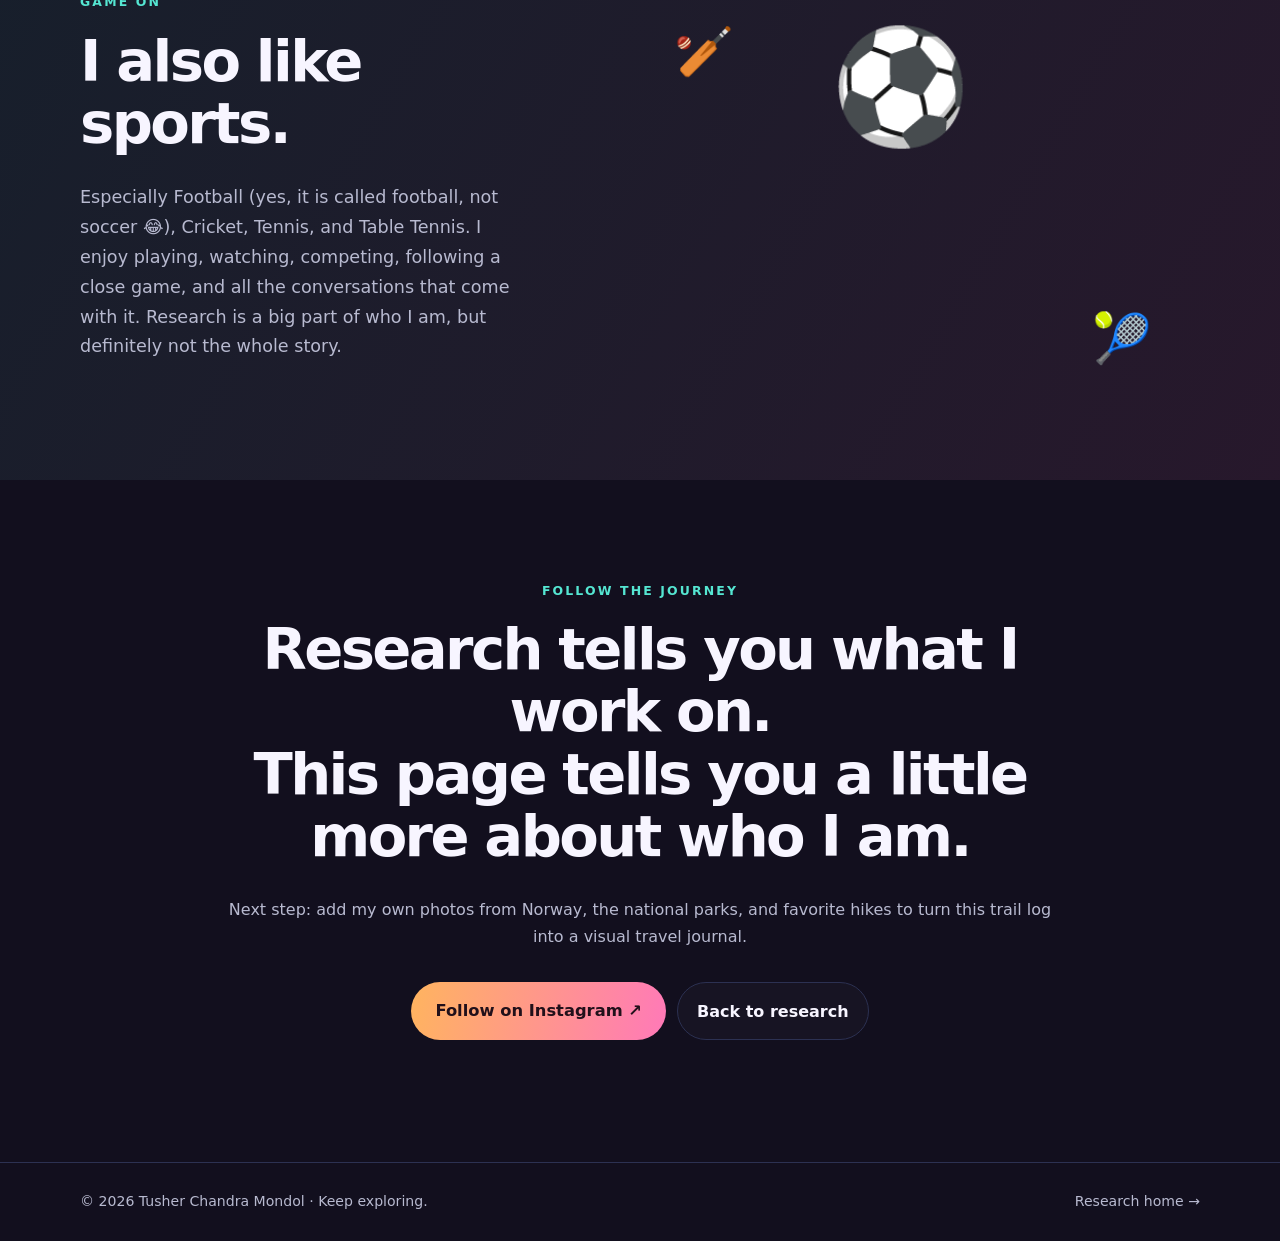
<file: explore.html>
<!doctype html><html lang="en"><head><meta charset="utf-8"><meta name="viewport" content="width=device-width,initial-scale=1"><meta name="description" content="Tusher Chandra Mondol — explorer, traveler, hiker and sports enthusiast."><meta name="theme-color" content="#20152c"><title>Explore with Tusher | Beyond Research</title><link rel="icon" href="assets/favicon.svg"><link rel="stylesheet" href="assets/styles.css"><script defer src="assets/script.js"></script></head><body class="explore-page"><div class="cursor-glow" aria-hidden="true"></div><header class="site-header"><nav class="nav container"><a class="brand" href="index.html">TCM<span>.</span></a><button class="nav-toggle" aria-label="Open menu">☰</button><div class="nav-links"><a href="index.html">← Research</a><a href="#journey">Journey</a><a href="#parks">Parks</a><a href="#hikes">Hikes</a><a href="#sports">Sports</a><a href="https://www.instagram.com/tusherpranto/" target="_blank">Instagram ↗</a></div></nav></header><main>
<section class="explore-hero section"><div class="blob b3"></div><div class="container narrow center reveal"><p class="eyebrow">Beyond Research ✦</p><h1>Hi again. I'm Tusher, <span class="gradient-text warm-gradient">the explorer.</span></h1><p class="lead">I spend a lot of my professional life exploring networks, algorithms, and large-scale systems. Outside research, I like exploring the physical world just as much — mountains, deserts, canyons, coastlines, national parks, new countries, new roads, and trails that make the view feel earned.</p><p class="muted">I am also a sports fan and I like the fun, competitive, social side of life. This page is my growing map of the places and experiences that exist beyond the terminal.</p><div class="hero-actions center-actions"><a class="button warm" href="#journey">Start exploring ↓</a><a class="button secondary" href="https://www.instagram.com/tusherpranto/" target="_blank">Instagram ↗</a></div></div></section>

<section class="section" id="journey"><div class="container"><p class="section-kicker">My journey</p><h2>A growing map of memories.</h2><div class="stats-grid"><div class="stat reveal"><strong>5</strong><span>Countries explored</span></div><div class="stat reveal"><strong>22 + DC</strong><span>US states / district visited</span></div><div class="stat reveal"><strong>15</strong><span>US national parks</span></div><div class="stat reveal"><strong>28</strong><span>Memorable hikes & trail adventures</span></div></div></div></section>

<section class="section tint"><div class="container"><p class="section-kicker">Around the world</p><h2>Countries I've explored.</h2><div class="travel-chips"><span class="travel-chip">🇳🇴 Norway</span><span class="travel-chip">🇮🇳 India</span><span class="travel-chip">🇲🇽 Mexico</span><span class="travel-chip">🇺🇸 United States</span><span class="travel-chip">🇧🇩 Bangladesh</span></div><p class="source-note">Five countries so far. The list is meant to grow.</p></div></section>

<section class="section"><div class="container"><p class="section-kicker">Across the United States</p><h2>22 states + Washington, DC.</h2><div class="travel-chips"><span class="travel-chip">Florida</span><span class="travel-chip">Arizona</span><span class="travel-chip">Georgia</span><span class="travel-chip">Tennessee</span><span class="travel-chip">North Carolina</span><span class="travel-chip">South Carolina</span><span class="travel-chip">Wyoming</span><span class="travel-chip">Louisiana</span><span class="travel-chip">Texas</span><span class="travel-chip">New Mexico</span><span class="travel-chip">Alabama</span><span class="travel-chip">Kentucky</span><span class="travel-chip">West Virginia</span><span class="travel-chip">Virginia</span><span class="travel-chip">Maryland</span><span class="travel-chip">Connecticut</span><span class="travel-chip">Maine</span><span class="travel-chip">New Hampshire</span><span class="travel-chip">Vermont</span><span class="travel-chip">Oregon</span><span class="travel-chip">Nevada</span><span class="travel-chip">California</span><span class="travel-chip">Washington, DC</span></div></div></section>

<section class="section tint" id="parks"><div class="container"><p class="section-kicker">Wild places</p><h2>15 national parks — and counting.</h2><p class="lead">From the geothermal landscapes of Yellowstone to the gypsum dunes of White Sands and the Atlantic cliffs of Acadia, national parks have become one of my favorite ways to experience a place.</p><div class="park-grid"><div class="park-card reveal"><strong>Grand Canyon</strong><br><span>Arizona</span></div><div class="park-card reveal"><strong>Great Smoky Mountains</strong><br><span>Tennessee / North Carolina</span></div><div class="park-card reveal"><strong>Grand Teton</strong><br><span>Wyoming</span></div><div class="park-card reveal"><strong>Yellowstone</strong><br><span>Wyoming / Montana / Idaho</span></div><div class="park-card reveal"><strong>Carlsbad Caverns</strong><br><span>New Mexico</span></div><div class="park-card reveal"><strong>White Sands</strong><br><span>New Mexico</span></div><div class="park-card reveal"><strong>Guadalupe Mountains</strong><br><span>Texas</span></div><div class="park-card reveal"><strong>Big Bend</strong><br><span>Texas</span></div><div class="park-card reveal"><strong>Mammoth Cave</strong><br><span>Kentucky</span></div><div class="park-card reveal"><strong>New River Gorge</strong><br><span>West Virginia</span></div><div class="park-card reveal"><strong>Shenandoah</strong><br><span>Virginia</span></div><div class="park-card reveal"><strong>Congaree</strong><br><span>South Carolina</span></div><div class="park-card reveal"><strong>Acadia</strong><br><span>Maine</span></div><div class="park-card reveal"><strong>Death Valley</strong><br><span>California / Nevada</span></div><div class="park-card reveal"><strong>Joshua Tree</strong><br><span>California</span></div></div></div></section>

<section class="section" id="hikes"><div class="container"><p class="section-kicker">Trail log</p><h2>Hikes I remember.</h2><p class="lead">This is a personal ordering, not an attempt at an objective trail ranking. I put the Lofoten hikes first because Norway gave me some of my favorite hiking experiences, followed by Lost Mine Trail and a mix of the most memorable, scenic, exposed, or challenging adventures.</p><div class="hike-list">
<div class="hike-card favorite-hike reveal"><div class="hike-rank">01</div><div><h3><a href="https://www.visitnorway.com/listings/hike-to-reinebringen-484-m-o-s/225282/" target="_blank">Reinebringen</a></h3><p>Lofoten, Norway · steep Sherpa steps to one of my favorite views</p></div><span class="hike-badge">Norway favorite</span></div>
<div class="hike-card favorite-hike reveal"><div class="hike-rank">02</div><div><h3><a href="https://visitlofoten.com/en/activity/hiking/hike-to-kvalvika-and-ryten-543-m/" target="_blank">Kvalvika Beach & Ryten</a></h3><p>Lofoten, Norway · mountain, cliffs, sea, and Kvalvika Beach</p></div><span class="hike-badge">Norway favorite</span></div>
<div class="hike-card favorite-hike reveal"><div class="hike-rank">03</div><div><h3><a href="https://www.visitnorway.com/listings/hike-to-floya-and-djevelporten-590-m/225060/" target="_blank">Fløya & Djevelporten (The Devil's Gate)</a></h3><p>Svolvær, Lofoten, Norway · Sherpa stairs and the famous wedged boulder</p></div><span class="hike-badge">Norway favorite</span></div>
<div class="hike-card favorite-hike reveal"><div class="hike-rank">04</div><div><h3><a href="https://www.nps.gov/thingstodo/hike-the-lost-mine-trail.htm" target="_blank">Lost Mine Trail</a></h3><p>Big Bend National Park, Texas · Chisos Mountains · 4.8 mi round trip</p></div><span class="hike-badge">Personal favorite</span></div>
<div class="hike-card reveal"><div class="hike-rank">05</div><div><h3><a href="https://www.nps.gov/thingstodo/hike-precipice-loop.htm" target="_blank">Precipice Trail / Precipice Loop</a></h3><p>Acadia National Park, Maine · exposed cliff faces, iron rungs, Champlain Mountain</p></div><span class="hike-badge">Exposed</span></div>
<div class="hike-card reveal"><div class="hike-rank">06</div><div><h3><a href="https://www.nps.gov/gumo/planyourvisit/trails.htm" target="_blank">Guadalupe Peak Trail</a></h3><p>Guadalupe Mountains National Park, Texas · summit of the highest natural point in Texas</p></div><span class="hike-badge">Summit</span></div>
<div class="hike-card reveal"><div class="hike-rank">07</div><div><h3><a href="https://www.nps.gov/thingstodo/yell-trail-avalanche-peak.htm" target="_blank">Avalanche Peak Trail</a></h3><p>Yellowstone National Park, Wyoming · steep high-elevation climb and alpine views</p></div><span class="hike-badge">Strenuous</span></div>
<div class="hike-card reveal"><div class="hike-rank">08</div><div><h3><a href="https://www.nps.gov/places/000/south-kaibab-trail.htm" target="_blank">South Kaibab Trail to Skeleton Point</a></h3><p>Grand Canyon National Park, Arizona · 6 mi round trip to the first river view</p></div><span class="hike-badge">Canyon</span></div>
<div class="hike-card reveal"><div class="hike-rank">09</div><div><h3>Via Ferrata at NROCKS / Nelson Rocks</h3><p>West Virginia · climbing-style mountain adventure</p></div><span class="hike-badge">Adventure</span></div>
<div class="hike-card reveal"><div class="hike-rank">10</div><div><h3><a href="https://www.nps.gov/deva/planyourvisit/golden-canyon.htm" target="_blank">Golden Canyon–Gower Gulch</a></h3><p>Death Valley National Park, California · colorful badlands and canyon terrain</p></div><span class="hike-badge">Desert</span></div>
<div class="hike-card reveal"><div class="hike-rank">11</div><div><h3>Bill Williams Mountain Trail</h3><p>Kaibab National Forest, Arizona · forested summit hike</p></div><span class="hike-badge">Summit</span></div>
<div class="hike-card reveal"><div class="hike-rank">12</div><div><h3>Rainbow Falls Trail</h3><p>Great Smoky Mountains National Park, Tennessee · waterfall and mountain forest</p></div><span class="hike-badge">Waterfall</span></div>
<div class="hike-card reveal"><div class="hike-rank">13</div><div><h3>South Bubble / Bubbles Trail</h3><p>Acadia National Park, Maine · granite summit above Jordan Pond</p></div><span class="hike-badge">Acadia</span></div>
<div class="hike-card reveal"><div class="hike-rank">14</div><div><h3><a href="https://www.nps.gov/thingstodo/hike-ocean-path-trail.htm" target="_blank">Ocean Path</a></h3><p>Acadia National Park, Maine · pink granite and Atlantic coastline</p></div><span class="hike-badge">Coast</span></div>
<div class="hike-card reveal"><div class="hike-rank">15</div><div><h3><a href="https://parks.nv.gov/parks/valley-of-fire" target="_blank">Seven Wonders Loop</a></h3><p>Valley of Fire State Park, Nevada · sandstone formations and desert colors</p></div><span class="hike-badge">Desert</span></div>
<div class="hike-card reveal"><div class="hike-rank">16</div><div><h3><a href="https://parks.nv.gov/parks/valley-of-fire" target="_blank">White Domes Loop</a></h3><p>Valley of Fire State Park, Nevada · sandstone, slot canyon, and desert scenery</p></div><span class="hike-badge">Desert</span></div>
<div class="hike-card reveal"><div class="hike-rank">17</div><div><h3>Ryan Mountain Trail</h3><p>Joshua Tree National Park, California · panoramic desert summit</p></div><span class="hike-badge">Summit</span></div>
<div class="hike-card reveal"><div class="hike-rank">18</div><div><h3><a href="https://www.nps.gov/thingstodo/hike-hidden-valley-trail.htm" target="_blank">Hidden Valley Trail</a></h3><p>Joshua Tree National Park, California · classic rock formations and desert valley</p></div><span class="hike-badge">Joshua Tree</span></div>
<div class="hike-card reveal"><div class="hike-rank">19</div><div><h3><a href="https://www.nps.gov/places/endless-wall-trail.htm" target="_blank">Endless Wall Trail</a></h3><p>New River Gorge National Park & Preserve, West Virginia · cliff-edge forest and gorge overlooks</p></div><span class="hike-badge">Overlook</span></div>
<div class="hike-card reveal"><div class="hike-rank">20</div><div><h3><a href="https://www.nps.gov/places/long-point-trail.htm" target="_blank">Long Point Trail</a></h3><p>New River Gorge National Park & Preserve, West Virginia · iconic bridge overlook</p></div><span class="hike-badge">Overlook</span></div>
<div class="hike-card reveal"><div class="hike-rank">21</div><div><h3>Bearfence Mountain Trail</h3><p>Shenandoah National Park, Virginia · rocky scramble and ridge views</p></div><span class="hike-badge">Scramble</span></div>
<div class="hike-card reveal"><div class="hike-rank">22</div><div><h3>Stony Man Trail</h3><p>Shenandoah National Park, Virginia · Blue Ridge overlook</p></div><span class="hike-badge">Shenandoah</span></div>
<div class="hike-card reveal"><div class="hike-rank">23</div><div><h3>Dark Hollow Falls Trail</h3><p>Shenandoah National Park, Virginia · waterfall hike</p></div><span class="hike-badge">Waterfall</span></div>
<div class="hike-card reveal"><div class="hike-rank">24</div><div><h3><a href="https://home.nps.gov/places/santa-elena-canyon-trail.htm" target="_blank">Santa Elena Canyon Trail</a></h3><p>Big Bend National Park, Texas · Rio Grande canyon walls</p></div><span class="hike-badge">Canyon</span></div>
<div class="hike-card reveal"><div class="hike-rank">25</div><div><h3><a href="https://www.nps.gov/places/tuff-canyon-trail.htm" target="_blank">Tuff Canyon</a></h3><p>Big Bend National Park, Texas · volcanic geology and canyon overlooks</p></div><span class="hike-badge">Geology</span></div>
<div class="hike-card reveal"><div class="hike-rank">26</div><div><h3><a href="https://www.nps.gov/thingstodo/see-the-rio-grande.htm" target="_blank">Rio Grande Village Nature Trail</a></h3><p>Big Bend National Park, Texas · wetlands, river, mountains, and sunset views</p></div><span class="hike-badge">Easy scenic</span></div>
<div class="hike-card reveal"><div class="hike-rank">27</div><div><h3><a href="https://www.nps.gov/thingstodo/hiking-alkali-flat-trail.htm" target="_blank">White Sands dune hike — Alkali Flat Trail</a></h3><p>White Sands National Park, New Mexico · repeated climbs over gypsum dunes</p></div><span class="hike-badge">Dunes</span></div>
<div class="hike-card reveal"><div class="hike-rank">28</div><div><h3>Waterfalls Hike</h3><p>Meghalaya, India · waterfall landscapes in one of India's most distinctive regions</p></div><span class="hike-badge">India</span></div>
</div><p class="source-note">Trail names were normalized against current park/tourism references where possible. “White Sands dune hike” is shown as Alkali Flat Trail based on the park's principal strenuous dune route; if you hiked a different White Sands trail, I can swap it immediately.</p></div></section>

<section class="section sports-section" id="sports">
    <div class="container split">
        <div class="reveal">
            <p class="section-kicker">
                Game on
            </p>

            <h2>
                I also like sports.
            </h2>

            <p class="lead">
                Especially Football (yes, it is called football, not soccer 😂),
                Cricket, Tennis, and Table Tennis. I enjoy playing, watching,
                competing, following a close game, and all the conversations
                that come with it. Research is a big part of who I am, but
                definitely not the whole story.
            </p>
        </div>

        <div class="sport-ball reveal">
            ⚽
            <span>🏏</span>
            <i>🎾</i>
        </div>
    </div>
</section>
<section class="section"><div class="container narrow center reveal"><p class="section-kicker">Follow the journey</p><h2>Research tells you what I work on.<br>This page tells you a little more about who I am.</h2><p class="muted">Next step: add my own photos from Norway, the national parks, and favorite hikes to turn this trail log into a visual travel journal.</p><div class="hero-actions center-actions"><a class="button warm big" href="https://www.instagram.com/tusherpranto/" target="_blank">Follow on Instagram ↗</a><a class="button secondary" href="index.html">Back to research</a></div></div></section></main><footer class="footer"><div class="container footer-row"><p>© <span id="year"></span> Tusher Chandra Mondol · Keep exploring.</p><a href="index.html">Research home →</a></div></footer></body></html>
</file>
<file: assets/styles.css>
:root{--bg:#0d1020;--panel:#151a31;--panel2:#1b2040;--text:#f7f5ff;--muted:#b8bad0;--line:#2c3152;--cyan:#55e6d2;--blue:#72a7ff;--purple:#b788ff;--pink:#ff79b8;--orange:#ffb45f;--max:1120px;--radius:24px;--shadow:0 20px 60px rgba(0,0,0,.25)}*{box-sizing:border-box}html{scroll-behavior:smooth}body{margin:0;background:var(--bg);color:var(--text);font:16px/1.7 Inter,ui-sans-serif,system-ui,-apple-system,"Segoe UI",sans-serif;overflow-x:hidden}a{color:inherit;text-decoration:none}h1,h2,h3,p{margin-top:0}h1{font-size: clamp(2.8rem, 5vw, 4.5rem);line-height:.98;letter-spacing:-.065em;margin-bottom:28px}h2{font-size:clamp(2.1rem,4.5vw,3.8rem);line-height:1.08;letter-spacing:-.045em;margin-bottom:28px}h3{font-size:1.22rem;line-height:1.3}.container{width:min(calc(100% - 40px),var(--max));margin:auto}.narrow{max-width:850px}.section{padding:100px 0;position:relative;scroll-margin-top:74px}.tint{background:linear-gradient(180deg,#11152a,#101427)}.site-header{position:sticky;top:0;z-index:30;background:rgba(13,16,32,.75);backdrop-filter:blur(20px);border-bottom:1px solid rgba(255,255,255,.07)}.nav{height:72px;display:flex;align-items:center;justify-content:space-between}.brand{font-weight:900;font-size:1.3rem}.brand span,.section-kicker,.eyebrow{color:var(--cyan)}.nav-links{display:flex;gap:21px;align-items:center}.nav-links a{color:var(--muted);font-size:.9rem;transition:.2s}.nav-links a:hover{color:#fff;transform:translateY(-1px)}.nav-toggle{display:none;background:none;border:0;color:#fff;font-size:1.5rem}.hero{min-height:calc(100vh - 72px);display:flex;align-items:center;background:radial-gradient(circle at 12% 20%,rgba(183,136,255,.13),transparent 25%),radial-gradient(circle at 85% 30%,rgba(85,230,210,.12),transparent 28%)}.hero-grid{display:grid;grid-template-columns:1.55fr .75fr;gap:60px;align-items:center}.eyebrow,.section-kicker{font-size:.78rem;text-transform:uppercase;letter-spacing:.17em;font-weight:900;margin-bottom:18px}.gradient-text{background:linear-gradient(100deg,var(--cyan),var(--blue),var(--purple),var(--pink));background-size:200% auto;-webkit-background-clip:text;background-clip:text;color:transparent;animation:gradient 7s linear infinite}.warm-gradient{background-image:linear-gradient(100deg,var(--orange),var(--pink),var(--purple))}@keyframes gradient{to{background-position:200% center}}.hero-title{font-size:clamp(1.25rem,2.3vw,1.65rem);color:#e7e5f5;max-width:800px}.hero-copy,.lead{font-size:1.1rem;color:var(--muted)}.hero-actions{display:flex;gap:11px;flex-wrap:wrap;margin:32px 0 22px}.button{display:inline-flex;align-items:center;justify-content:center;padding:12px 19px;border-radius:999px;font-weight:800;border:1px solid var(--line);transition:.25s}.button:hover{transform:translateY(-3px);box-shadow:0 10px 30px rgba(0,0,0,.18)}.primary{background:linear-gradient(100deg,var(--cyan),#6ce4ff);color:#08121a;border:0}.warm{background:linear-gradient(100deg,var(--orange),var(--pink));color:#21101a;border:0}.secondary{background:rgba(255,255,255,.025)}.big{padding:15px 24px;font-size:1.02rem}.social-row{display:flex;gap:20px;flex-wrap:wrap;color:var(--muted);font-size:.9rem}.social-row a:hover{color:var(--cyan)}.hero-card{position:relative;background:linear-gradient(145deg,rgba(32,39,75,.92),rgba(19,24,47,.92));border:1px solid var(--line);border-radius:30px;padding:34px;box-shadow:var(--shadow);transition:transform .2s}.hero-card:before{content:"";position:absolute;inset:-1px;border-radius:30px;padding:1px;background:linear-gradient(130deg,var(--purple),transparent 40%,var(--cyan));-webkit-mask:linear-gradient(#000 0 0) content-box,linear-gradient(#000 0 0);-webkit-mask-composite:xor;mask-composite:exclude}.mini-orbit{width:70px;height:70px;border:1px dashed var(--purple);border-radius:50%;display:grid;place-items:center;font-size:1.6rem;color:var(--orange);margin-bottom:36px;animation:spin 10s linear infinite}@keyframes spin{to{transform:rotate(360deg)}}.card-label{font-size:.75rem;text-transform:uppercase;letter-spacing:.14em;color:var(--muted)}.hero-card h2{font-size:1.75rem}.focus-pills,.tag-row{display:flex;flex-wrap:wrap;gap:8px}.focus-pills span,.tag-row span,.coming{font-size:.78rem;border:1px solid var(--line);background:rgba(255,255,255,.035);padding:6px 11px;border-radius:999px;color:#dfe1f1}.tiny-link{display:inline-block;margin-top:28px;color:var(--orange);font-weight:800}.split{display:grid;grid-template-columns:.85fr 1.15fr;gap:80px}.muted,.card p,.project p,.timeline-item p,.pub p{color:var(--muted)}.tag-row{margin-top:22px}.card-grid{display:grid;gap:16px}.card-grid.three{grid-template-columns:repeat(3,1fr)}.card{background:linear-gradient(145deg,var(--panel2),var(--panel));border:1px solid var(--line);border-radius:var(--radius);padding:27px;min-height:225px;transition:.3s}.card:hover,.project:hover,.photo-placeholder:hover,.adventure:hover{transform:translateY(-7px);border-color:#515a8d;box-shadow:var(--shadow)}.icon{display:grid;place-items:center;width:46px;height:46px;border-radius:14px;background:linear-gradient(135deg,rgba(85,230,210,.18),rgba(183,136,255,.2));color:var(--cyan);font-weight:900;margin-bottom:38px}.timeline{border-top:1px solid var(--line)}.timeline-item{display:grid;grid-template-columns:210px 1fr;gap:32px;padding:34px 0;border-bottom:1px solid var(--line)}.time,.pub-year,.status{color:var(--cyan);font-size:.85rem;font-weight:900}.section-heading-row{display:flex;align-items:end;justify-content:space-between;gap:24px}.pub-list{border-top:1px solid var(--line)}.pub{display:grid;grid-template-columns:80px 1fr;gap:28px;padding:28px 0;border-bottom:1px solid var(--line);transition:.2s}.pub:hover{padding-left:10px}.pub p{margin:0;font-size:.92rem}.project-grid{display:grid;grid-template-columns:repeat(2,1fr);gap:16px}.project{background:var(--panel);border:1px solid var(--line);border-radius:var(--radius);padding:29px;transition:.3s}.project.featured{grid-column:span 2;display:grid;grid-template-columns:1fr 180px;background:linear-gradient(135deg,#172c42,#251d42)}.project-mark{font-size:9rem;font-weight:900;line-height:1;color:rgba(85,230,210,.16);display:grid;place-items:center}.status{text-transform:uppercase;letter-spacing:.09em;display:inline-block;margin-bottom:18px}.news-list{border-top:1px solid var(--line)}.news-list article{display:grid;grid-template-columns:90px 1fr;gap:20px;padding:24px 0;border-bottom:1px solid var(--line)}.news-list time{color:var(--pink);font-weight:900}.playground{background:radial-gradient(circle at 20% 50%,rgba(255,180,95,.15),transparent 30%),radial-gradient(circle at 80% 50%,rgba(255,121,184,.12),transparent 30%)}.center{text-align:center}.center .lead{margin-left:auto;margin-right:auto}.center-actions{justify-content:center}.contact-section{background:radial-gradient(circle at 50% 0,rgba(85,230,210,.12),transparent 40%)}.footer{border-top:1px solid var(--line);padding:27px 0;color:var(--muted);font-size:.88rem}.footer-row{display:flex;justify-content:space-between;gap:20px}.footer p{margin:0}.blob{position:absolute;border-radius:50%;filter:blur(2px);opacity:.55;pointer-events:none}.b1{width:160px;height:160px;background:linear-gradient(var(--purple),transparent);right:5%;top:12%;animation:float 7s ease-in-out infinite}.b2{width:90px;height:90px;background:linear-gradient(var(--cyan),transparent);left:4%;bottom:8%;animation:float 5s ease-in-out infinite reverse}.b3{width:260px;height:260px;background:linear-gradient(var(--pink),transparent);right:5%;top:15%;animation:float 8s ease-in-out infinite}@keyframes float{50%{transform:translateY(25px) rotate(15deg)}}.reveal{opacity:0;transform:translateY(24px);transition:opacity .7s ease,transform .7s ease}.reveal.visible{opacity:1;transform:none}.cursor-glow{position:fixed;width:360px;height:360px;border-radius:50%;background:radial-gradient(circle,rgba(114,167,255,.07),transparent 65%);pointer-events:none;z-index:-1;transform:translate(-50%,-50%)}.explore-page{background:#120f1e}.explore-hero{min-height:72vh;display:flex;align-items:center;background:radial-gradient(circle at 30% 20%,rgba(255,180,95,.12),transparent 28%),radial-gradient(circle at 75% 50%,rgba(183,136,255,.13),transparent 30%)}.stats-grid{display:grid;grid-template-columns:repeat(4,1fr);gap:14px}.stat{background:var(--panel);border:1px solid var(--line);border-radius:22px;padding:28px;text-align:center}.stat strong{display:block;font-size:3rem;line-height:1;color:var(--orange);margin-bottom:10px}.stat span{color:var(--muted);font-size:.9rem}.note{color:var(--muted);font-size:.85rem;margin-top:15px}.photo-grid{display:grid;grid-template-columns:repeat(3,1fr);gap:16px}.photo-placeholder,.adventure{background:linear-gradient(145deg,#201936,#17162b);border:1px solid var(--line);border-radius:26px;padding:30px;transition:.3s}.photo-placeholder>span{font-size:2.8rem;display:block;margin-bottom:35px}.photo-placeholder p,.adventure p{color:var(--muted)}.adventure-grid{display:grid;grid-template-columns:repeat(2,1fr);gap:16px}.adventure-emoji{font-size:4rem;margin-bottom:35px}.sports-section{background:linear-gradient(120deg,rgba(85,230,210,.08),rgba(255,121,184,.09))}.sport-ball{position:relative;font-size:7rem;text-align:center}.sport-ball span{position:absolute;font-size:3rem;left:12%;top:5%;animation:float 5s infinite}.sport-ball i{position:absolute;font-style:normal;font-size:3rem;right:8%;bottom:0;animation:float 6s infinite reverse}
@media(max-width:900px){.hero-grid,.split{grid-template-columns:1fr;gap:45px}.card-grid.three{grid-template-columns:repeat(2,1fr)}.timeline-item{grid-template-columns:160px 1fr}.stats-grid{grid-template-columns:repeat(2,1fr)}}@media(max-width:680px){.section{padding:72px 0}.nav-toggle{display:block}.nav-links{position:absolute;left:16px;right:16px;top:64px;display:none;flex-direction:column;align-items:stretch;background:#171a31;border:1px solid var(--line);border-radius:18px;padding:16px;box-shadow:var(--shadow)}.nav-links.open{display:flex}.card-grid.three,.project-grid,.photo-grid,.adventure-grid,.stats-grid{grid-template-columns:1fr}.project.featured{grid-column:span 1;grid-template-columns:1fr}.project-mark{display:none}.timeline-item,.pub,.news-list article{grid-template-columns:1fr;gap:8px}.section-heading-row{display:block}.footer-row{flex-direction:column}.container{width:min(calc(100% - 28px),var(--max))}.cursor-glow{display:none}}@media(prefers-reduced-motion:reduce){*{animation:none!important;transition:none!important}.reveal{opacity:1;transform:none}}

/* v3: richer research + exploration */
.ai-banner{position:relative;overflow:hidden;border:1px solid rgba(139,92,246,.25);background:linear-gradient(135deg,rgba(99,102,241,.12),rgba(236,72,153,.10),rgba(34,211,238,.08));border-radius:28px;padding:2rem}.ai-banner:after{content:'AI ↔ SYSTEMS';position:absolute;right:-1rem;bottom:-1.2rem;font-size:clamp(3rem,8vw,7rem);font-weight:900;opacity:.045;letter-spacing:-.08em;white-space:nowrap}.ai-flow{display:grid;grid-template-columns:1fr auto 1fr;gap:1rem;align-items:stretch;margin-top:1.4rem}.ai-side{padding:1.35rem;border-radius:20px;background:rgba(255,255,255,.045);border:1px solid rgba(255,255,255,.08)}.ai-side h3{margin:.25rem 0 .55rem}.ai-arrow{display:grid;place-items:center;font-size:2rem;font-weight:800}.research-stack{display:grid;gap:1.2rem;margin-top:2rem}.research-detail{display:grid;grid-template-columns:72px 1fr;gap:1.25rem;padding:1.6rem;border-radius:24px;border:1px solid rgba(255,255,255,.08);background:rgba(255,255,255,.035);transition:transform .25s ease,border-color .25s ease,background .25s ease}.research-detail:hover{transform:translateY(-4px);border-color:rgba(139,92,246,.35);background:rgba(255,255,255,.055)}.research-num{font-size:2rem;font-weight:800;opacity:.28}.research-detail h3{margin:.05rem 0 .55rem;font-size:1.35rem}.research-detail ul{margin:.75rem 0 0;padding-left:1.1rem}.research-detail li{margin:.35rem 0;color:var(--muted)}.project-copy{max-width:780px}.project-points{margin:.85rem 0 0;padding-left:1.1rem}.project-points li{margin:.42rem 0;color:var(--muted)}.project.featured{grid-column:1/-1}.project.featured .project-copy{max-width:850px}.project-links{display:flex;gap:.7rem;flex-wrap:wrap;margin-top:1rem}.mini-link{font-weight:700;font-size:.9rem}.travel-chips{display:flex;flex-wrap:wrap;gap:.65rem;margin-top:1.2rem}.travel-chip{padding:.55rem .8rem;border-radius:999px;background:rgba(255,255,255,.06);border:1px solid rgba(255,255,255,.08);font-size:.92rem}.travel-chip.favorite{background:linear-gradient(135deg,rgba(251,146,60,.18),rgba(244,63,94,.14));border-color:rgba(251,146,60,.3)}.park-grid{display:grid;grid-template-columns:repeat(3,minmax(0,1fr));gap:1rem;margin-top:1.4rem}.park-card{padding:1.1rem 1.15rem;border-radius:18px;background:rgba(255,255,255,.045);border:1px solid rgba(255,255,255,.08)}.park-card span{font-size:.78rem;color:var(--muted)}.hike-list{display:grid;gap:.8rem;margin-top:1.4rem;counter-reset:hikes}.hike-card{display:grid;grid-template-columns:52px 1fr auto;gap:1rem;align-items:center;padding:1rem 1.1rem;border-radius:18px;background:rgba(255,255,255,.04);border:1px solid rgba(255,255,255,.075);transition:.2s ease}.hike-card:hover{transform:translateX(5px);border-color:rgba(251,146,60,.35)}.hike-rank{font-size:1.1rem;font-weight:800;opacity:.55}.hike-card h3{font-size:1rem;margin:0 0 .18rem}.hike-card p{margin:0;color:var(--muted);font-size:.9rem}.hike-badge{font-size:.75rem;padding:.35rem .55rem;border-radius:999px;background:rgba(251,146,60,.12);white-space:nowrap}.favorite-hike{border-color:rgba(251,146,60,.25);background:linear-gradient(90deg,rgba(251,146,60,.09),rgba(255,255,255,.035))}.source-note{font-size:.84rem;color:var(--muted);margin-top:1rem}.resume-actions{display:flex;gap:.75rem;flex-wrap:wrap}.smallcaps{font-size:.75rem;letter-spacing:.12em;text-transform:uppercase;color:var(--muted)}
@media(max-width:800px){.ai-flow{grid-template-columns:1fr}.ai-arrow{transform:rotate(90deg)}.research-detail{grid-template-columns:1fr}.research-num{font-size:1.2rem}.park-grid{grid-template-columns:1fr 1fr}.hike-card{grid-template-columns:42px 1fr}.hike-badge{grid-column:2}}
@media(max-width:520px){.park-grid{grid-template-columns:1fr}}
</file>
